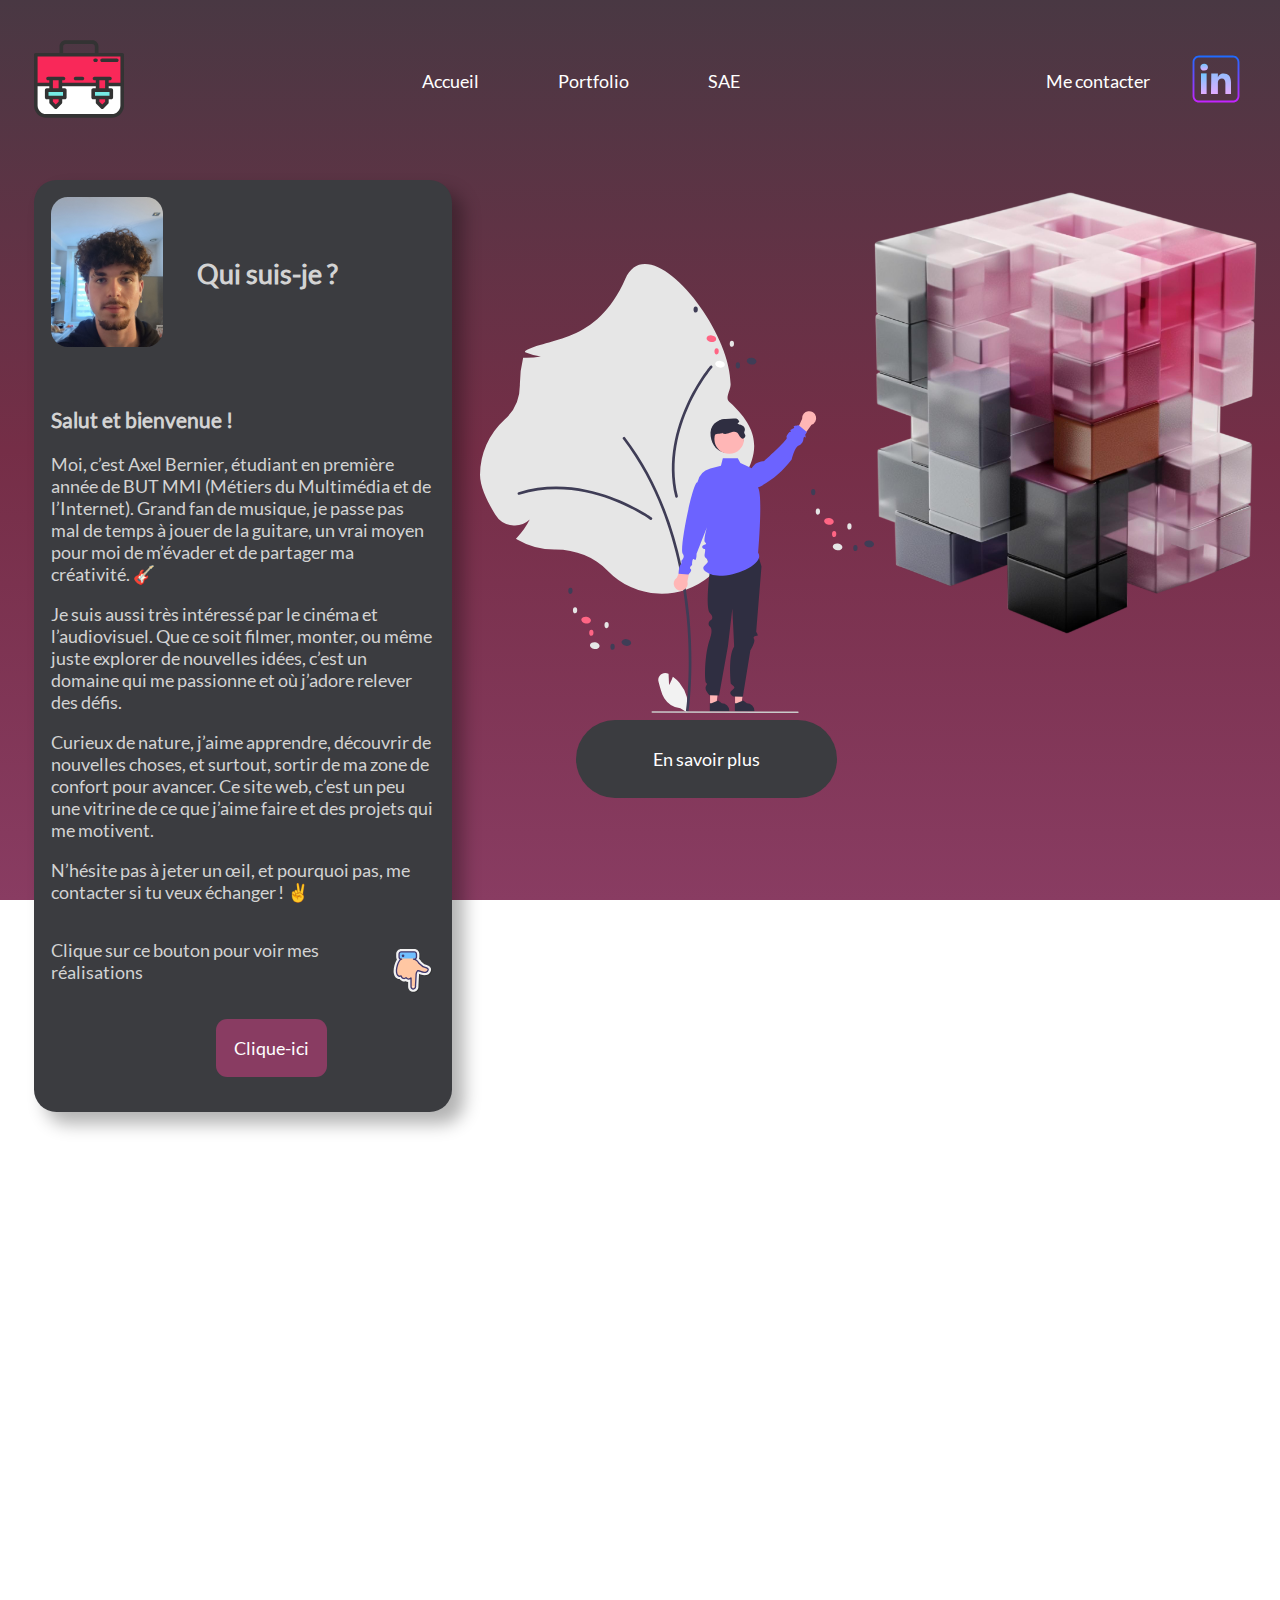
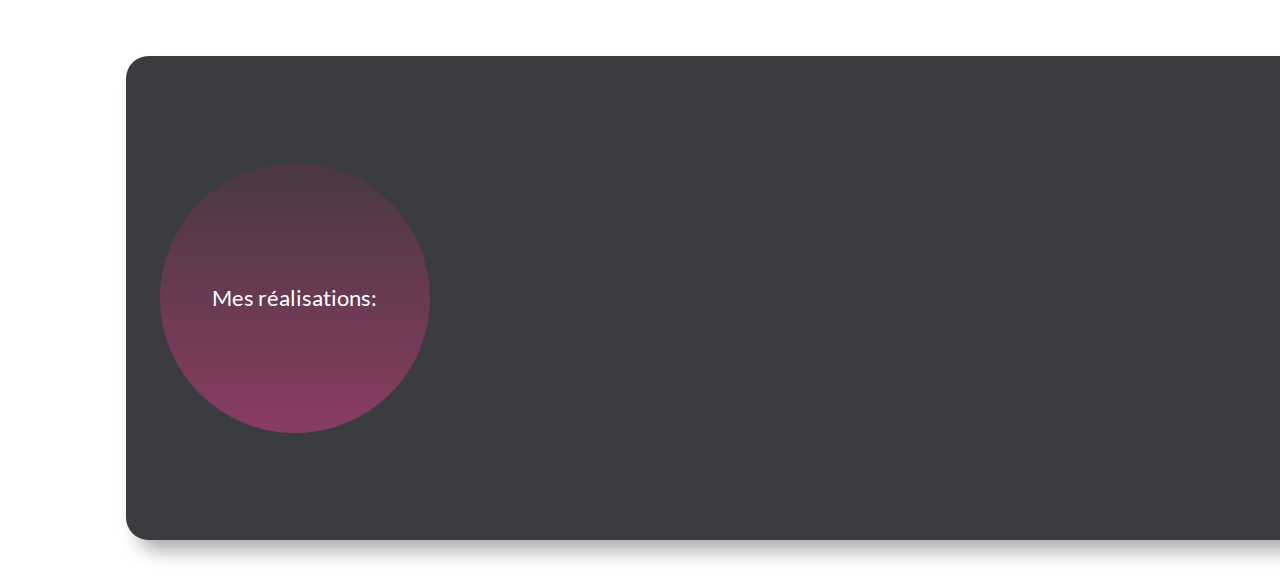
<file: index.html>
<!DOCTYPE html>
<html lang="en">

<head>
    <meta charset="UTF-8">
    <meta name="viewport" content="width=device-width, initial-scale=1.0">
    <title>Portfolio</title>
    <link rel="stylesheet" href="./style/style.css">
</head>

<body>

    <header>
        <div class="logo">
            <svg version="1.1" id="Layer_1" xmlns="http://www.w3.org/2000/svg"
                xmlns:xlink="http://www.w3.org/1999/xlink" viewBox="0 0 512 512" xml:space="preserve" fill="#000000">
                <g id="SVGRepo_bgCarrier" stroke-width="0"></g>
                <g id="SVGRepo_tracerCarrier" stroke-linecap="round" stroke-linejoin="round"></g>
                <g id="SVGRepo_iconCarrier">
                    <rect x="10.199" y="117.607" style="fill:#F92859;" width="491.602" height="169.378"></rect>
                    <path style="fill:#FFFFFF;"
                        d="M501.801,286.983H10.199v119.217c0,32.835,26.618,59.453,59.453,59.453h372.695 c32.835,0,59.453-26.618,59.453-59.453L501.801,286.983L501.801,286.983z">
                    </path>
                    <polygon style="fill:#F92859;"
                        points="150.335,389.439 123.805,416.081 97.274,389.439 97.274,252.902 150.335,252.902 ">
                    </polygon>
                    <rect x="72.298" y="319.5" style="fill:#75EBE5;" width="103.012" height="42.153"></rect>
                    <polygon style="fill:#F92859;"
                        points="414.726,389.439 388.196,416.081 361.665,389.439 361.665,252.902 414.726,252.902 ">
                    </polygon>
                    <rect x="336.686" y="319.5" style="fill:#75EBE5;" width="103.012" height="42.153"></rect>
                    <g>
                        <path style="fill:#333333;"
                            d="M512,117.608c0-5.632-4.566-10.199-10.199-10.199H366.619V70.633 c0-19.015-15.47-34.486-34.486-34.486H179.868c-19.015,0-34.486,15.47-34.486,34.486v36.776H10.199 C4.566,107.409,0,111.976,0,117.608v288.593c0,38.406,31.246,69.652,69.652,69.652h372.695c38.406,0,69.652-31.246,69.652-69.652 L512,117.608L512,117.608z M165.781,70.633c0-7.767,6.319-14.087,14.087-14.087h152.265c7.768,0,14.087,6.319,14.087,14.087v36.776 H165.781V70.633z M79.79,242.702c-5.633,0-10.199,4.567-10.199,10.199s4.566,10.199,10.199,10.199h7.284v13.683H20.398V127.807 h471.203v148.977h-66.676v-13.683h7.284c5.633,0,10.199-4.567,10.199-10.199s-4.566-10.199-10.199-10.199h-88.028 c-5.633,0-10.199,4.567-10.199,10.199s4.566,10.199,10.199,10.199h7.284v13.683H160.534v-13.683h7.284 c5.633,0,10.199-4.567,10.199-10.199s-4.566-10.199-10.199-10.199L79.79,242.702L79.79,242.702z M371.864,371.857h32.663v13.37 l-16.331,16.399l-16.332-16.399V371.857z M346.887,351.458v-21.754h82.616v21.754H346.887z M371.864,309.306v-46.205h32.663v46.205 H371.864z M107.473,371.857h32.663v13.37l-16.332,16.399l-16.332-16.399v-13.37H107.473z M82.497,351.458v-21.754h82.616v21.754 H82.497z M107.473,309.306v-46.205h32.663v46.205H107.473z M442.348,455.455H69.652c-27.158,0-49.254-22.096-49.254-49.254V297.182 h66.676v12.124H72.298c-5.633,0-10.199,4.567-10.199,10.199v42.152c0,5.632,4.566,10.199,10.199,10.199h14.777v17.582 c0,2.698,1.069,5.286,2.972,7.198l26.531,26.641c1.914,1.922,4.515,3.002,7.227,3.002c2.712,0,5.313-1.081,7.227-3.002 l26.531-26.641c1.903-1.911,2.972-4.5,2.972-7.198v-17.582h14.777c5.633,0,10.199-4.567,10.199-10.199v-42.152 c0-5.632-4.566-10.199-10.199-10.199h-14.777v-12.124h190.931v12.124h-14.778c-5.633,0-10.199,4.567-10.199,10.199v42.152 c0,5.632,4.566,10.199,10.199,10.199h14.778v17.582c0,2.698,1.069,5.286,2.972,7.198l26.531,26.641 c1.914,1.922,4.515,3.002,7.227,3.002c2.713,0,5.313-1.081,7.227-3.002l26.53-26.641c1.903-1.911,2.972-4.5,2.972-7.198v-17.582 h14.778c5.633,0,10.199-4.567,10.199-10.199v-42.152c0-5.632-4.566-10.199-10.199-10.199h-14.778v-12.124h66.675v109.018 C491.602,433.359,469.506,455.455,442.348,455.455z">
                        </path>
                        <path style="fill:#333333;"
                            d="M236.514,263.101h38.971c5.633,0,10.199-4.567,10.199-10.199s-4.566-10.199-10.199-10.199h-38.971 c-5.633,0-10.199,4.567-10.199,10.199S230.881,263.101,236.514,263.101z">
                        </path>
                        <path style="fill:#333333;"
                            d="M347.657,159.108h5.1c5.633,0,10.199-4.567,10.199-10.199s-4.566-10.199-10.199-10.199h-5.1 c-5.633,0-10.199,4.567-10.199,10.199S342.024,159.108,347.657,159.108z">
                        </path>
                        <path style="fill:#333333;"
                            d="M387.434,159.108h83.633c5.633,0,10.199-4.567,10.199-10.199s-4.566-10.199-10.199-10.199h-83.633 c-5.633,0-10.199,4.567-10.199,10.199S381.801,159.108,387.434,159.108z">
                        </path>
                    </g>
                </g>
            </svg>
        </div>
        <div class="nav">
            <div class="div-nav">
                <a href="index.html">Accueil</a>
            </div>
            <div class="div-nav">
                <a href="page/portfolio.html">Portfolio</a>
            </div>
            <div class="div-nav">
                <a href="page/SAE.html">SAE</a>
            </div>
        </div>

        <div class="linkedin">
            <div>
                <a href="mailto:axelbernier330@gmail.com?subject=HTML link" target="_blank">Me contacter</a>
            </div>
            <a href="https://www.linkedin.com/in/axel-bernier-94533b328/" class="linkedinprofil" target="_blank">
                <svg xmlns="http://www.w3.org/2000/svg" x="0px" y="0px" width="60" height="60" viewBox="0 0 64 64">
                    <linearGradient id="SUJNhpmDQDF27Y3OfwgfYa_44019_gr1" x1="19" x2="19" y1="24.858" y2="49.041"
                        gradientUnits="userSpaceOnUse" spreadMethod="reflect">
                        <stop offset="0" stop-color="#6dc7ff"></stop>
                        <stop offset="1" stop-color="#e6abff"></stop>
                    </linearGradient>
                    <path fill="url(#SUJNhpmDQDF27Y3OfwgfYa_44019_gr1)" fill-rule="evenodd"
                        d="M22 48L22 26 16 26 16 48 22 48z" clip-rule="evenodd"></path>
                    <linearGradient id="SUJNhpmDQDF27Y3OfwgfYb_44019_gr2" x1="19.382" x2="19.382" y1="15.423"
                        y2="23.341" gradientUnits="userSpaceOnUse" spreadMethod="reflect">
                        <stop offset="0" stop-color="#6dc7ff"></stop>
                        <stop offset="1" stop-color="#e6abff"></stop>
                    </linearGradient>
                    <path fill="url(#SUJNhpmDQDF27Y3OfwgfYb_44019_gr2)" fill-rule="evenodd"
                        d="M19.358,23c2.512,0,4.076-1.474,4.076-3.554 c-0.047-2.126-1.564-3.649-4.028-3.649c-2.465,0-4.076,1.475-4.076,3.601c0,2.08,1.563,3.602,3.981,3.602H19.358L19.358,23z"
                        clip-rule="evenodd"></path>
                    <linearGradient id="SUJNhpmDQDF27Y3OfwgfYc_44019_gr3" x1="37.386" x2="37.386" y1="14.125"
                        y2="49.525" gradientUnits="userSpaceOnUse" spreadMethod="reflect">
                        <stop offset="0" stop-color="#6dc7ff"></stop>
                        <stop offset="1" stop-color="#e6abff"></stop>
                    </linearGradient>
                    <path fill="url(#SUJNhpmDQDF27Y3OfwgfYc_44019_gr3)" fill-rule="evenodd"
                        d="M26.946,48H34V35.911c0-0.648,0.122-1.295,0.313-1.758 c0.52-1.295,1.877-2.635,3.867-2.635c2.607,0,3.821,1.988,3.821,4.901V48h6V35.588c0-6.657-3.085-9.498-7.826-9.498 c-3.886,0-5.124,1.91-6.072,3.91H34v-4h-7.054c0.095,2-0.175,22-0.175,22H26.946z"
                        clip-rule="evenodd"></path>
                    <linearGradient id="SUJNhpmDQDF27Y3OfwgfYd_44019_gr4" x1="32" x2="32" y1="6.5" y2="57.5"
                        gradientUnits="userSpaceOnUse" spreadMethod="reflect">
                        <stop offset="0" stop-color="#1a6dff"></stop>
                        <stop offset="1" stop-color="#c822ff"></stop>
                    </linearGradient>
                    <path fill="url(#SUJNhpmDQDF27Y3OfwgfYd_44019_gr4)"
                        d="M50,57H14c-3.859,0-7-3.141-7-7V14c0-3.859,3.141-7,7-7h36c3.859,0,7,3.141,7,7v36 C57,53.859,53.859,57,50,57z M14,9c-2.757,0-5,2.243-5,5v36c0,2.757,2.243,5,5,5h36c2.757,0,5-2.243,5-5V14c0-2.757-2.243-5-5-5H14z">
                    </path>
                </svg>
            </a>
        </div>
    </header>

    <main>
        <div class="info"> <!--Div contenat le texte de présentation-->
            <div class="flex">
                <div class="profil">
                    <img src="./img/20240902_193548.jpg" alt="Photo de profil">
                </div>
                <div class="titre">
                    <h2>Qui suis-je ?</h2>
                </div>
            </div>
            <div class="présentation">
                <h3>Salut et bienvenue !</h3>

                <p>Moi, c’est <strong>Axel Bernier</strong>, étudiant en première année de <strong>BUT MMI</strong>
                    (Métiers du
                    Multimédia
                    et de l’Internet). Grand fan de musique, je passe pas mal de temps à jouer de la guitare, un vrai
                    moyen
                    pour moi de m’évader et de partager ma créativité. 🎸</p>

                <p>Je suis aussi très intéressé par le cinéma et l’audiovisuel. Que ce soit filmer, monter, ou même
                    juste
                    explorer de nouvelles idées, c’est un domaine qui me passionne et où j’adore relever des défis.</p>

                <p> Curieux de nature, j’aime apprendre, découvrir de nouvelles choses, et surtout, sortir de ma zone de
                    confort pour avancer. Ce site web, c’est un peu une vitrine de ce que j’aime faire et des projets
                    qui
                    me motivent.</p>
                <p> N’hésite pas à jeter un œil, et pourquoi pas, me contacter si tu veux échanger ! ✌️</p>
                <div class="first-button">
                    <p><strong>Clique sur ce bouton pour voir mes réalisations</strong></p>
                    <svg xmlns="http://www.w3.org/2000/svg" x="0px" y="0px" width="50" height="50" viewBox="0 0 100 100"
                        class="main-svg">
                        <path fill="#1d1d1b"
                            d="M10.129,52.23c0-7.755,2.733-19.138,7.281-26.244	c-0.952-1.69-1.472-3.619-1.472-5.626v-6.49c0.001-6.341,5.16-11.5,11.501-11.5h29.1c6.341,0,11.5,5.159,11.5,11.5v6.49	c0,1.413-0.268,2.803-0.768,4.103C69,28,70,29,72.65,30.919l6.754,5.626l5.195,1.732c2.879,0.959,7.7,2.564,9.348,7.356	c0.324,0.959,0.483,1.935,0.483,2.926c0,2.164-0.729,4.312-2.231,6.564c-1.848,2.762-5.22,6.426-13.19,6.426	c-4.074,0-7.664-1.42-10.549-2.561c-0.291-0.114-0.621-0.243-0.956-0.372c-0.198,1.037-0.375,2.607-0.375,4.923	c0,0.188-0.009,0.371-0.025,0.55l-0.06,1.183c-0.209,4.082-0.794,15.549-1.12,22.628c-0.136,2.982-1.399,5.765-3.557,7.831	c-2.18,2.068-5.011,3.198-7.988,3.198c-6.38,0-11.57-5.186-11.57-11.56v-10.8c-1.987-0.139-3.883-0.722-5.613-1.716	c-2.348,0.754-4.791,0.817-7.121,0.157c-2.648-0.748-4.983-2.406-6.794-4.786c-1.404-0.067-2.808-0.385-4.144-0.951	c-2.827-1.212-7.704-4.556-8.8-13.42C10.198,54.766,10.129,53.574,10.129,52.23z"
                            opacity=".35"></path>
                        <path fill="#f2f2f2"
                            d="M8.129,50.23c0-7.755,2.733-19.138,7.281-26.244c-0.952-1.69-1.472-3.619-1.472-5.626v-6.49	c0.001-6.341,5.16-11.5,11.501-11.5h29.1c6.341,0,11.5,5.159,11.5,11.5v6.49c0,1.413-0.268,2.803-0.768,4.103	c2.557,2.395,4.418,4.987,5.379,6.456l6.754,5.626l5.195,1.732c2.879,0.959,7.7,2.564,9.348,7.356	c0.324,0.959,0.483,1.935,0.483,2.926c0,2.164-0.729,4.312-2.231,6.564c-1.848,2.762-5.22,6.426-13.19,6.426	c-4.074,0-7.664-1.42-10.549-2.561c-0.291-0.114-0.621-0.243-0.956-0.372c-0.198,1.037-0.375,2.607-0.375,4.923	c0,0.188-0.009,0.371-0.025,0.55l-0.06,1.183c-0.209,4.082-0.794,15.549-1.12,22.628c-0.136,2.982-1.399,5.765-3.557,7.831	c-2.18,2.068-5.011,3.198-7.988,3.198c-6.38,0-11.57-5.186-11.57-11.56v-10.8c-1.987-0.139-3.883-0.722-5.613-1.716	c-2.348,0.754-4.791,0.817-7.121,0.157c-2.648-0.748-4.983-2.406-6.794-4.786c-1.404-0.067-2.808-0.385-4.144-0.951	c-2.827-1.212-7.704-4.556-8.8-13.42C8.198,52.766,8.129,51.574,8.129,50.23z">
                        </path>
                        <path fill="#ffc7a3"
                            d="M57.433,85.601c0.397-8.74,1.194-24.061,1.194-24.061c0-7.071,1.414-9.9,2.829-11.314	c2.828-2.828,9.192,2.828,15.556,2.828c4.95,0,6.669-1.871,7.778-3.536c2.828-4.243,0-5.657-4.243-7.071l-6.364-2.121l-8.485-7.071	c0,0-5.761-9.899-12.832-9.899h1.669c2.761,0,5-2.239,5-5V11.87c0-2.761-2.239-5-5-5H25.443c-2.761,0-5,2.239-5,5v6.485	c0,2.761,2.239,5,5,5H26.1c-6.364,0-12.523,19.873-11.314,29.698c1.069,8.681,7.071,9.899,9.9,7.778	c2.121,6.364,7.071,7.778,11.314,4.243c3.951,4.939,9.192,2.828,11.314,0.707V85.37c0,2.796,2.266,5.062,5.062,5.062	C55.082,90.432,57.31,88.304,57.433,85.601z">
                        </path>
                        <path fill="#70bfff"
                            d="M20.866,18.87v-9c0-1.657,1.343-3,3-3h32c1.657,0,3,1.343,3,3v9c0,1.657-1.343,3-3,3h-32	C22.209,21.87,20.866,20.527,20.866,18.87z">
                        </path>
                        <circle cx="29.366" cy="15.87" r="3" fill="#40396e"></circle>
                        <path fill="#ffe8d9"
                            d="M54.929,84.896c0,1.366-1.122,2.474-2.506,2.474s-2.506-1.108-2.506-2.475	S54.929,83.529,54.929,84.896z">
                        </path>
                        <path fill="#40396e"
                            d="M13.127,50.229c0-8.642,3.659-20.687,8.099-25.705c0.227-0.257,0.455-0.495,0.685-0.715	c-1.784-1.16-2.967-3.172-2.967-5.454V11.87c0-3.584,2.916-6.5,6.5-6.5h29.091c3.584,0,6.5,2.916,6.5,6.5v6.485	c0,2.107-1.008,3.984-2.567,5.173c4.476,2.635,7.674,7.574,8.386,8.736l8.073,6.728l6.096,2.032c2.819,0.939,5.414,1.971,6.192,4.24	c0.506,1.477,0.121,3.14-1.177,5.086c-1.386,2.078-3.542,4.203-9.026,4.203c-3.108,0-6.086-1.175-8.713-2.21	c-2.522-0.995-4.904-1.935-5.782-1.058c-1.586,1.585-2.39,5.034-2.39,10.253c0,0.026-0.003,0.091-0.004,0.116	c-0.083,1.59-0.817,15.771-1.192,24.014l0,0c-0.159,3.513-3.039,6.264-6.555,6.264c-3.618,0-6.563-2.944-6.563-6.562V68.628	c-1.295,0.629-2.856,1.053-4.525,0.961c-2.031-0.112-3.907-0.974-5.491-2.509c-2.063,1.315-4.28,1.715-6.358,1.124	c-2.336-0.665-4.265-2.52-5.542-5.291c-1.504,0.501-3.224,0.432-4.808-0.243c-1.824-0.776-5.003-3.035-5.791-9.433	C13.182,52.299,13.127,51.289,13.127,50.229z M27.601,23.355c0,0.828-0.672,1.5-1.5,1.5c-0.962,0-1.96,0.9-2.628,1.656	c-4.368,4.938-8.135,18.74-7.198,26.358c0.604,4.905,2.759,6.516,3.989,7.04c1.222,0.52,2.604,0.41,3.523-0.278	c0.386-0.289,0.887-0.375,1.347-0.231s0.823,0.5,0.976,0.957c0.897,2.693,2.371,4.455,4.15,4.961c1.492,0.425,3.19-0.071,4.78-1.396	c0.31-0.258,0.71-0.381,1.11-0.34c0.401,0.04,0.77,0.24,1.021,0.555c1.232,1.54,2.674,2.366,4.283,2.456	c1.916,0.105,3.791-0.864,4.799-1.872c0.429-0.429,1.074-0.558,1.635-0.325s0.926,0.779,0.926,1.386V85.37	c0,1.965,1.598,3.562,3.563,3.562c1.908,0,3.472-1.493,3.559-3.4c0.375-8.252,1.109-22.441,1.192-24.032	c0-6.175,1.039-10.106,3.269-12.335c2.269-2.269,5.54-0.979,9.004,0.388c2.378,0.938,5.073,2.001,7.612,2.001	c4.262,0,5.605-1.48,6.53-2.867c0.713-1.07,1.009-1.94,0.836-2.448c-0.362-1.054-3.024-1.941-4.305-2.368L73.71,41.75	c-0.177-0.059-0.342-0.15-0.485-0.271l-8.485-7.071c-0.134-0.111-0.248-0.246-0.336-0.396c-0.054-0.092-5.419-9.155-11.536-9.155	c-0.828,0-1.5-0.672-1.5-1.5s0.672-1.5,1.5-1.5h1.669c1.93,0,3.5-1.57,3.5-3.5V11.87c0-1.93-1.57-3.5-3.5-3.5H25.445	c-1.93,0-3.5,1.57-3.5,3.5v6.485c0,1.93,1.57,3.5,3.5,3.5h0.657C26.929,21.855,27.601,22.527,27.601,23.355z">
                        </path>
                    </svg>
                </div>
                <div class="flex-crea">
                    <a href="#section1" class="bouton-crea"> Clique-ici</a>
                </div>
            </div>
        </div>
        <div class="content-image">
            <div class="element-image">
                <div class="welcome">
                    <img src="./img/undraw_welcoming_42an.svg" alt="Homme qui s'allue">
                </div>
                <div class="cube">
                    <img src="./img/3d-blocks-blocks-composition-43.png" alt="Cube en 3d violet, blanc et noir">
                </div>
            </div>
        </div>
    </main>

    <div class="bouton-sae">
        <div class="div-bouton">
            <a href="../page/SAE.html" class="bouton">En savoir plus</a>
        </div>
    </div>

    <footer> <!-- Contient tous mes projets personnel (photos, vidéos...)-->
        <div class="flex-projet">
            <div class="projet" id="section1">
                <div class="cercle">
                    <span>Mes réalisations:</span>
                </div>
                <div class="yt-video">

                    <iframe width="560" height="315" src="https://www.youtube.com/embed/0MgOebMWyek?si=-zLgsekVI-2hx0G6"
                        title="YouTube video player" frameborder="0"
                        allow="accelerometer; autoplay; clipboard-write; encrypted-media; gyroscope; picture-in-picture; web-share"
                        referrerpolicy="strict-origin-when-cross-origin" allowfullscreen></iframe>

                    <iframe width="560" height="315" src="https://www.youtube.com/embed/tkv4VfBnQeM?si=J6faDiqmBmqaLXuq"
                        title="YouTube video player" frameborder="0"
                        allow="accelerometer; autoplay; clipboard-write; encrypted-media; gyroscope; picture-in-picture; web-share"
                        referrerpolicy="strict-origin-when-cross-origin" allowfullscreen></iframe>
                </div>
            </div>
        </div>
    </footer>

</body>

</html>
</file>
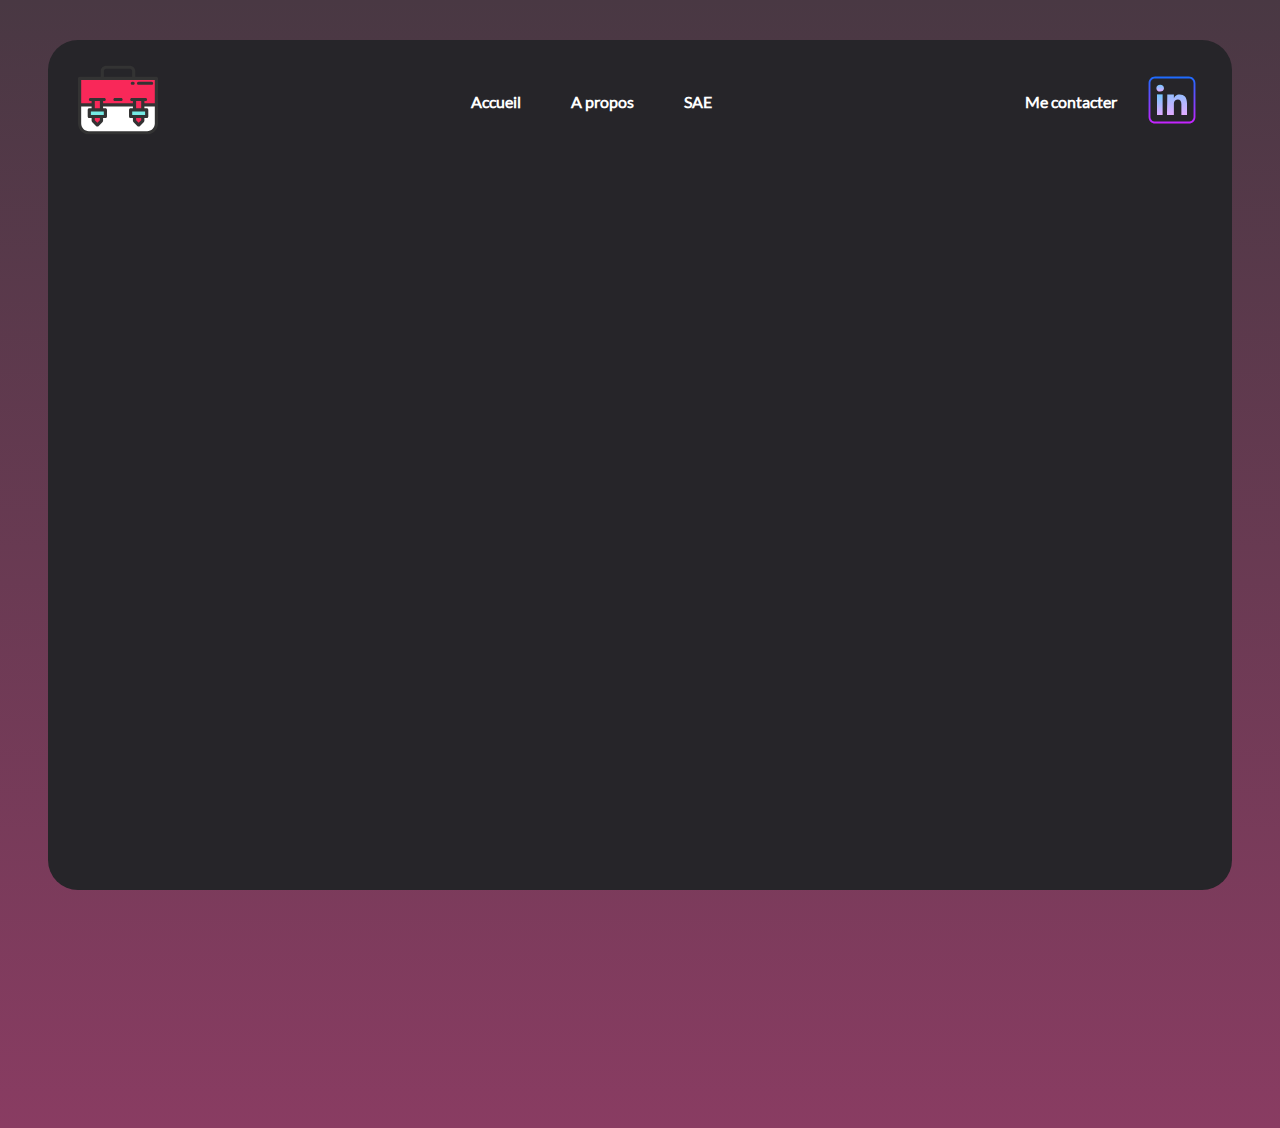
<file: page/apropos.html>
<!DOCTYPE html>
<html lang="en">

<head>
    <meta charset="UTF-8">
    <meta name="viewport" content="width=device-width, initial-scale=1.0">
    <title>A propos</title>
    <link rel="stylesheet" href="../style/apropos.css">
</head>

<body>
    <div class="home">
        <header>
            <div class="logo">
                <svg version="1.1" id="Layer_1" xmlns="http://www.w3.org/2000/svg"
                    xmlns:xlink="http://www.w3.org/1999/xlink" viewBox="0 0 512 512" xml:space="preserve"
                    fill="#000000">
                    <g id="SVGRepo_bgCarrier" stroke-width="0"></g>
                    <g id="SVGRepo_tracerCarrier" stroke-linecap="round" stroke-linejoin="round"></g>
                    <g id="SVGRepo_iconCarrier">
                        <rect x="10.199" y="117.607" style="fill:#F92859;" width="491.602" height="169.378"></rect>
                        <path style="fill:#FFFFFF;"
                            d="M501.801,286.983H10.199v119.217c0,32.835,26.618,59.453,59.453,59.453h372.695 c32.835,0,59.453-26.618,59.453-59.453L501.801,286.983L501.801,286.983z">
                        </path>
                        <polygon style="fill:#F92859;"
                            points="150.335,389.439 123.805,416.081 97.274,389.439 97.274,252.902 150.335,252.902 ">
                        </polygon>
                        <rect x="72.298" y="319.5" style="fill:#75EBE5;" width="103.012" height="42.153"></rect>
                        <polygon style="fill:#F92859;"
                            points="414.726,389.439 388.196,416.081 361.665,389.439 361.665,252.902 414.726,252.902 ">
                        </polygon>
                        <rect x="336.686" y="319.5" style="fill:#75EBE5;" width="103.012" height="42.153"></rect>
                        <g>
                            <path style="fill:#333333;"
                                d="M512,117.608c0-5.632-4.566-10.199-10.199-10.199H366.619V70.633 c0-19.015-15.47-34.486-34.486-34.486H179.868c-19.015,0-34.486,15.47-34.486,34.486v36.776H10.199 C4.566,107.409,0,111.976,0,117.608v288.593c0,38.406,31.246,69.652,69.652,69.652h372.695c38.406,0,69.652-31.246,69.652-69.652 L512,117.608L512,117.608z M165.781,70.633c0-7.767,6.319-14.087,14.087-14.087h152.265c7.768,0,14.087,6.319,14.087,14.087v36.776 H165.781V70.633z M79.79,242.702c-5.633,0-10.199,4.567-10.199,10.199s4.566,10.199,10.199,10.199h7.284v13.683H20.398V127.807 h471.203v148.977h-66.676v-13.683h7.284c5.633,0,10.199-4.567,10.199-10.199s-4.566-10.199-10.199-10.199h-88.028 c-5.633,0-10.199,4.567-10.199,10.199s4.566,10.199,10.199,10.199h7.284v13.683H160.534v-13.683h7.284 c5.633,0,10.199-4.567,10.199-10.199s-4.566-10.199-10.199-10.199L79.79,242.702L79.79,242.702z M371.864,371.857h32.663v13.37 l-16.331,16.399l-16.332-16.399V371.857z M346.887,351.458v-21.754h82.616v21.754H346.887z M371.864,309.306v-46.205h32.663v46.205 H371.864z M107.473,371.857h32.663v13.37l-16.332,16.399l-16.332-16.399v-13.37H107.473z M82.497,351.458v-21.754h82.616v21.754 H82.497z M107.473,309.306v-46.205h32.663v46.205H107.473z M442.348,455.455H69.652c-27.158,0-49.254-22.096-49.254-49.254V297.182 h66.676v12.124H72.298c-5.633,0-10.199,4.567-10.199,10.199v42.152c0,5.632,4.566,10.199,10.199,10.199h14.777v17.582 c0,2.698,1.069,5.286,2.972,7.198l26.531,26.641c1.914,1.922,4.515,3.002,7.227,3.002c2.712,0,5.313-1.081,7.227-3.002 l26.531-26.641c1.903-1.911,2.972-4.5,2.972-7.198v-17.582h14.777c5.633,0,10.199-4.567,10.199-10.199v-42.152 c0-5.632-4.566-10.199-10.199-10.199h-14.777v-12.124h190.931v12.124h-14.778c-5.633,0-10.199,4.567-10.199,10.199v42.152 c0,5.632,4.566,10.199,10.199,10.199h14.778v17.582c0,2.698,1.069,5.286,2.972,7.198l26.531,26.641 c1.914,1.922,4.515,3.002,7.227,3.002c2.713,0,5.313-1.081,7.227-3.002l26.53-26.641c1.903-1.911,2.972-4.5,2.972-7.198v-17.582 h14.778c5.633,0,10.199-4.567,10.199-10.199v-42.152c0-5.632-4.566-10.199-10.199-10.199h-14.778v-12.124h66.675v109.018 C491.602,433.359,469.506,455.455,442.348,455.455z">
                            </path>
                            <path style="fill:#333333;"
                                d="M236.514,263.101h38.971c5.633,0,10.199-4.567,10.199-10.199s-4.566-10.199-10.199-10.199h-38.971 c-5.633,0-10.199,4.567-10.199,10.199S230.881,263.101,236.514,263.101z">
                            </path>
                            <path style="fill:#333333;"
                                d="M347.657,159.108h5.1c5.633,0,10.199-4.567,10.199-10.199s-4.566-10.199-10.199-10.199h-5.1 c-5.633,0-10.199,4.567-10.199,10.199S342.024,159.108,347.657,159.108z">
                            </path>
                            <path style="fill:#333333;"
                                d="M387.434,159.108h83.633c5.633,0,10.199-4.567,10.199-10.199s-4.566-10.199-10.199-10.199h-83.633 c-5.633,0-10.199,4.567-10.199,10.199S381.801,159.108,387.434,159.108z">
                            </path>
                        </g>
                    </g>
                </svg>
            </div>

            <div class="centre">
                <div class="div-centre">
                    <a href="../page/index.html">Accueil</a>
                </div>
                <div class="div-centre">
                    <a href="../page/apropos.html">A propos</a>
                </div>
                <div class="div-centre">
                    <a href="../page/SAE.html">SAE</a>
                </div>
            </div>

            <div class="linkedin">
                <div>
                    <a href="mailto:axelbernier330@gmail.com?subject=HTML link">Me contacter</a>
                </div>
                <a href="https://www.linkedin.com/in/axel-bernier-94533b328/" class="linkedinprofil" target="_blank">
                    <svg xmlns="http://www.w3.org/2000/svg" x="0px" y="0px" width="60" height="60" viewBox="0 0 64 64">
                        <linearGradient id="SUJNhpmDQDF27Y3OfwgfYa_44019_gr1" x1="19" x2="19" y1="24.858" y2="49.041"
                            gradientUnits="userSpaceOnUse" spreadMethod="reflect">
                            <stop offset="0" stop-color="#6dc7ff"></stop>
                            <stop offset="1" stop-color="#e6abff"></stop>
                        </linearGradient>
                        <path fill="url(#SUJNhpmDQDF27Y3OfwgfYa_44019_gr1)" fill-rule="evenodd"
                            d="M22 48L22 26 16 26 16 48 22 48z" clip-rule="evenodd"></path>
                        <linearGradient id="SUJNhpmDQDF27Y3OfwgfYb_44019_gr2" x1="19.382" x2="19.382" y1="15.423"
                            y2="23.341" gradientUnits="userSpaceOnUse" spreadMethod="reflect">
                            <stop offset="0" stop-color="#6dc7ff"></stop>
                            <stop offset="1" stop-color="#e6abff"></stop>
                        </linearGradient>
                        <path fill="url(#SUJNhpmDQDF27Y3OfwgfYb_44019_gr2)" fill-rule="evenodd"
                            d="M19.358,23c2.512,0,4.076-1.474,4.076-3.554 c-0.047-2.126-1.564-3.649-4.028-3.649c-2.465,0-4.076,1.475-4.076,3.601c0,2.08,1.563,3.602,3.981,3.602H19.358L19.358,23z"
                            clip-rule="evenodd"></path>
                        <linearGradient id="SUJNhpmDQDF27Y3OfwgfYc_44019_gr3" x1="37.386" x2="37.386" y1="14.125"
                            y2="49.525" gradientUnits="userSpaceOnUse" spreadMethod="reflect">
                            <stop offset="0" stop-color="#6dc7ff"></stop>
                            <stop offset="1" stop-color="#e6abff"></stop>
                        </linearGradient>
                        <path fill="url(#SUJNhpmDQDF27Y3OfwgfYc_44019_gr3)" fill-rule="evenodd"
                            d="M26.946,48H34V35.911c0-0.648,0.122-1.295,0.313-1.758 c0.52-1.295,1.877-2.635,3.867-2.635c2.607,0,3.821,1.988,3.821,4.901V48h6V35.588c0-6.657-3.085-9.498-7.826-9.498 c-3.886,0-5.124,1.91-6.072,3.91H34v-4h-7.054c0.095,2-0.175,22-0.175,22H26.946z"
                            clip-rule="evenodd"></path>
                        <linearGradient id="SUJNhpmDQDF27Y3OfwgfYd_44019_gr4" x1="32" x2="32" y1="6.5" y2="57.5"
                            gradientUnits="userSpaceOnUse" spreadMethod="reflect">
                            <stop offset="0" stop-color="#1a6dff"></stop>
                            <stop offset="1" stop-color="#c822ff"></stop>
                        </linearGradient>
                        <path fill="url(#SUJNhpmDQDF27Y3OfwgfYd_44019_gr4)"
                            d="M50,57H14c-3.859,0-7-3.141-7-7V14c0-3.859,3.141-7,7-7h36c3.859,0,7,3.141,7,7v36 C57,53.859,53.859,57,50,57z M14,9c-2.757,0-5,2.243-5,5v36c0,2.757,2.243,5,5,5h36c2.757,0,5-2.243,5-5V14c0-2.757-2.243-5-5-5H14z">
                        </path>
                    </svg>
                </a>
            </div>
        </header>
    </div>
</body>

</html>
</file>
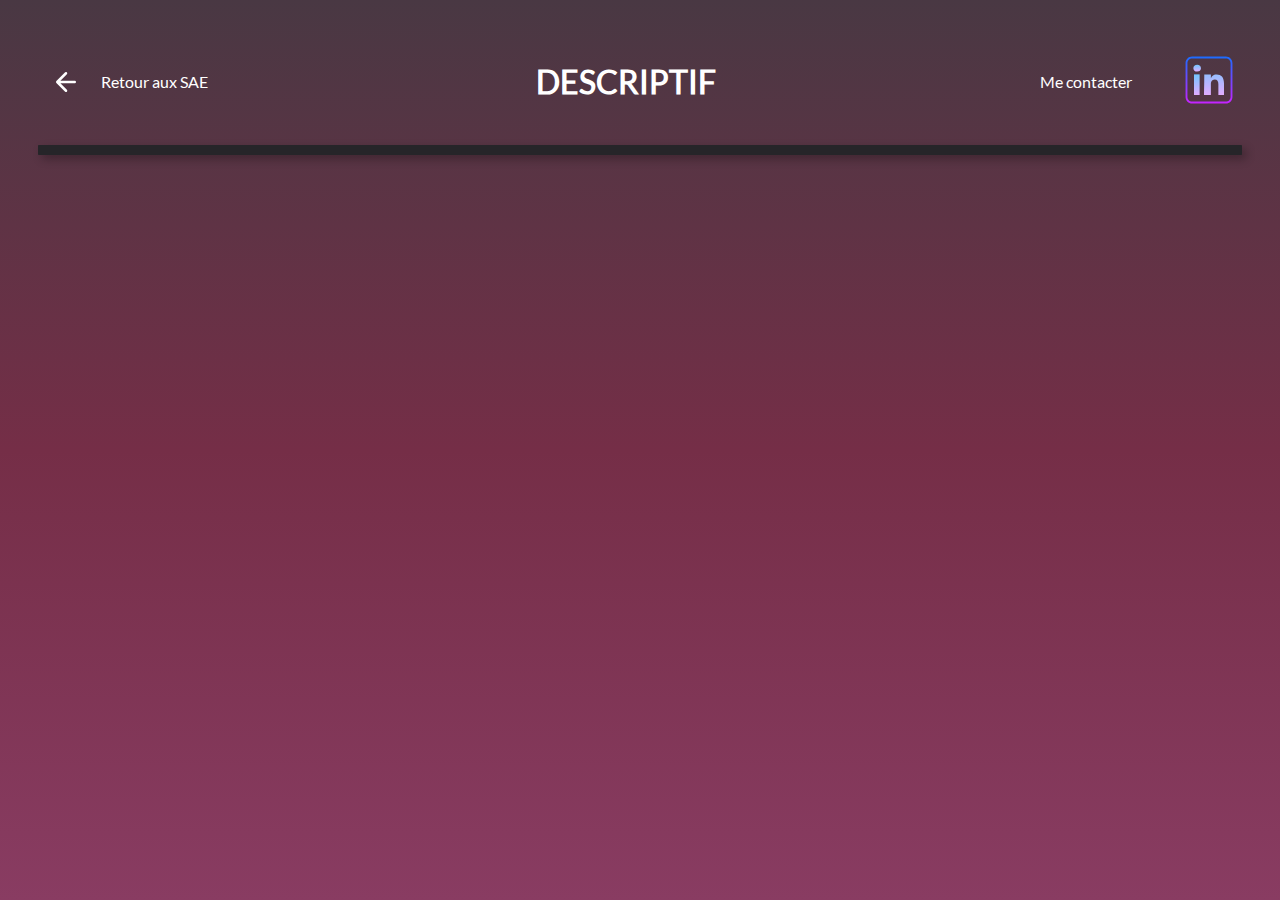
<file: page/descriptif.html>
<!DOCTYPE html>
<html lang="en">

<head>
    <meta charset="UTF-8">
    <meta name="viewport" content="width=device-width, initial-scale=1.0">
    <title>Descriptif des SAE</title>
    <link rel="stylesheet" href="../style/descriptif.css">
</head>

<body>
    <header>
        <a href="../page/SAE.html" class="retour">

            <svg xmlns="http://www.w3.org/2000/svg" width="30" height="30" viewBox="0 0 24 24" fill="none"
                stroke-width="2" stroke-linecap="round" stroke-linejoin="round" class="arrow">
                <path d="M19 12H6M12 5l-7 7 7 7" />
            </svg>
            <div>Retour aux SAE</div>
        </a>
        <h1>DESCRIPTIF</h1>

        <div class="linkedin">
            <div>
                <a href="mailto:axelbernier330@gmail.com?subject=HTML link">Me contacter</a>
            </div>

            <!--Contient Le logo Linkedin allant sur mon profil-->
            <a href="https://www.linkedin.com/in/axel-bernier-94533b328/" class="linkedinprofil" target="_blank">
                <svg xmlns="http://www.w3.org/2000/svg" x="0px" y="0px" width="60" height="60" viewBox="0 0 64 64">
                    <linearGradient id="SUJNhpmDQDF27Y3OfwgfYa_44019_gr1" x1="19" x2="19" y1="24.858" y2="49.041"
                        gradientUnits="userSpaceOnUse" spreadMethod="reflect">
                        <stop offset="0" stop-color="#6dc7ff"></stop>
                        <stop offset="1" stop-color="#e6abff"></stop>
                    </linearGradient>
                    <path fill="url(#SUJNhpmDQDF27Y3OfwgfYa_44019_gr1)" fill-rule="evenodd"
                        d="M22 48L22 26 16 26 16 48 22 48z" clip-rule="evenodd"></path>
                    <linearGradient id="SUJNhpmDQDF27Y3OfwgfYb_44019_gr2" x1="19.382" x2="19.382" y1="15.423"
                        y2="23.341" gradientUnits="userSpaceOnUse" spreadMethod="reflect">
                        <stop offset="0" stop-color="#6dc7ff"></stop>
                        <stop offset="1" stop-color="#e6abff"></stop>
                    </linearGradient>
                    <path fill="url(#SUJNhpmDQDF27Y3OfwgfYb_44019_gr2)" fill-rule="evenodd"
                        d="M19.358,23c2.512,0,4.076-1.474,4.076-3.554 c-0.047-2.126-1.564-3.649-4.028-3.649c-2.465,0-4.076,1.475-4.076,3.601c0,2.08,1.563,3.602,3.981,3.602H19.358L19.358,23z"
                        clip-rule="evenodd"></path>
                    <linearGradient id="SUJNhpmDQDF27Y3OfwgfYc_44019_gr3" x1="37.386" x2="37.386" y1="14.125"
                        y2="49.525" gradientUnits="userSpaceOnUse" spreadMethod="reflect">
                        <stop offset="0" stop-color="#6dc7ff"></stop>
                        <stop offset="1" stop-color="#e6abff"></stop>
                    </linearGradient>
                    <path fill="url(#SUJNhpmDQDF27Y3OfwgfYc_44019_gr3)" fill-rule="evenodd"
                        d="M26.946,48H34V35.911c0-0.648,0.122-1.295,0.313-1.758 c0.52-1.295,1.877-2.635,3.867-2.635c2.607,0,3.821,1.988,3.821,4.901V48h6V35.588c0-6.657-3.085-9.498-7.826-9.498 c-3.886,0-5.124,1.91-6.072,3.91H34v-4h-7.054c0.095,2-0.175,22-0.175,22H26.946z"
                        clip-rule="evenodd"></path>
                    <linearGradient id="SUJNhpmDQDF27Y3OfwgfYd_44019_gr4" x1="32" x2="32" y1="6.5" y2="57.5"
                        gradientUnits="userSpaceOnUse" spreadMethod="reflect">
                        <stop offset="0" stop-color="#1a6dff"></stop>
                        <stop offset="1" stop-color="#c822ff"></stop>
                    </linearGradient>
                    <path fill="url(#SUJNhpmDQDF27Y3OfwgfYd_44019_gr4)"
                        d="M50,57H14c-3.859,0-7-3.141-7-7V14c0-3.859,3.141-7,7-7h36c3.859,0,7,3.141,7,7v36 C57,53.859,53.859,57,50,57z M14,9c-2.757,0-5,2.243-5,5v36c0,2.757,2.243,5,5,5h36c2.757,0,5-2.243,5-5V14c0-2.757-2.243-5-5-5H14z">
                    </path>
                </svg>
            </a>

        </div>
    </header>

    <div class="home">

        <main>


        </main>
    </div>

    <script src="../js/dataSAE.js"></script>
    <script src="../js/descriptif.js"></script>
</body>

</html>
</file>
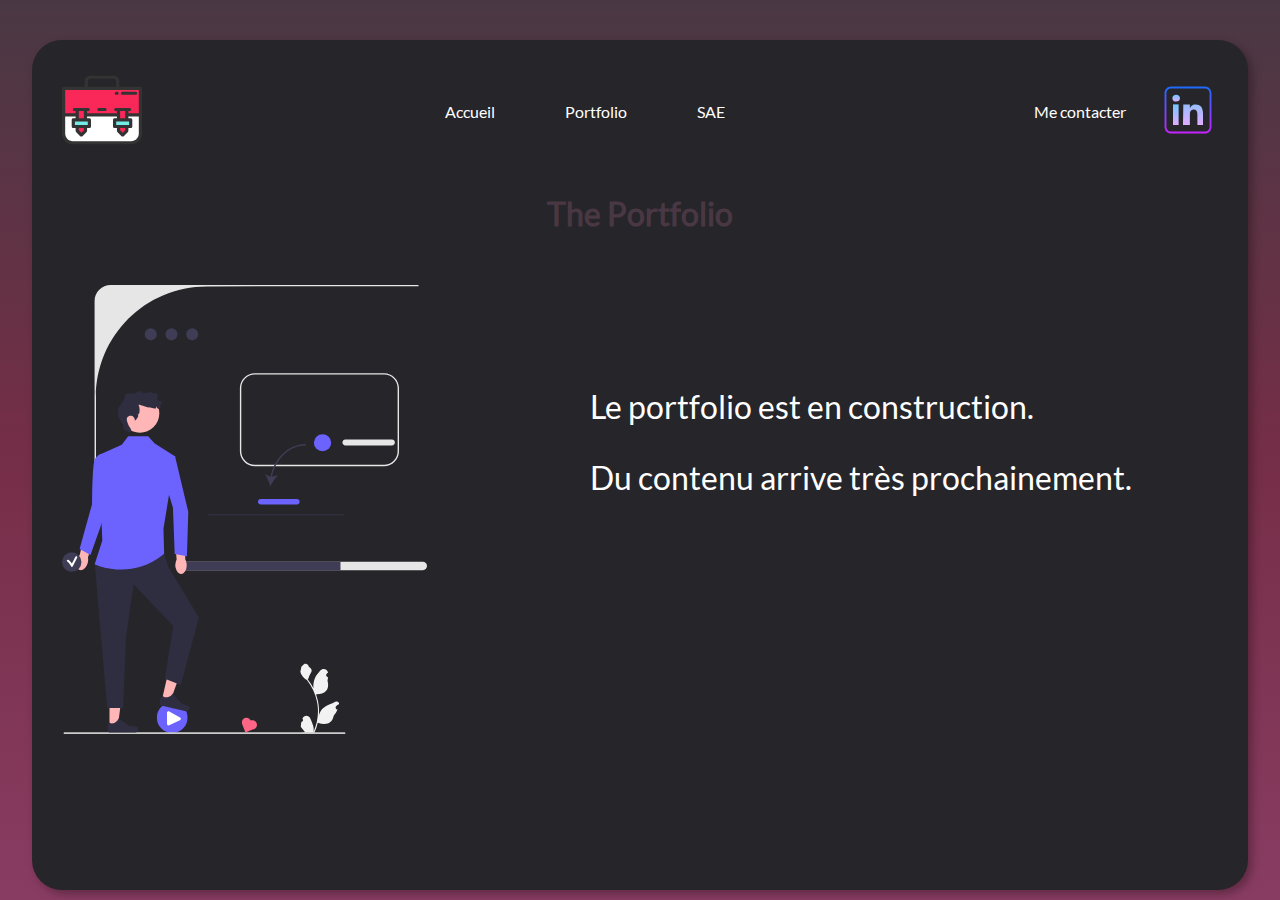
<file: page/portfolio.html>
<!DOCTYPE html>
<html lang="en">

<head>
    <meta charset="UTF-8">
    <meta name="viewport" content="width=device-width, initial-scale=1.0">
    <title>Portfolio</title>
    <link rel="stylesheet" href="../style/portfolio.css">
</head>

<body>
    <div class="flex-home">
        <div class="home">
            <header>
                <div class="logo">
                    <svg version="1.1" id="Layer_1" xmlns="http://www.w3.org/2000/svg"
                        xmlns:xlink="http://www.w3.org/1999/xlink" viewBox="0 0 512 512" xml:space="preserve"
                        fill="#000000">
                        <g id="SVGRepo_bgCarrier" stroke-width="0"></g>
                        <g id="SVGRepo_tracerCarrier" stroke-linecap="round" stroke-linejoin="round"></g>
                        <g id="SVGRepo_iconCarrier">
                            <rect x="10.199" y="117.607" style="fill:#F92859;" width="491.602" height="169.378"></rect>
                            <path style="fill:#FFFFFF;"
                                d="M501.801,286.983H10.199v119.217c0,32.835,26.618,59.453,59.453,59.453h372.695 c32.835,0,59.453-26.618,59.453-59.453L501.801,286.983L501.801,286.983z">
                            </path>
                            <polygon style="fill:#F92859;"
                                points="150.335,389.439 123.805,416.081 97.274,389.439 97.274,252.902 150.335,252.902 ">
                            </polygon>
                            <rect x="72.298" y="319.5" style="fill:#75EBE5;" width="103.012" height="42.153"></rect>
                            <polygon style="fill:#F92859;"
                                points="414.726,389.439 388.196,416.081 361.665,389.439 361.665,252.902 414.726,252.902 ">
                            </polygon>
                            <rect x="336.686" y="319.5" style="fill:#75EBE5;" width="103.012" height="42.153"></rect>
                            <g>
                                <path style="fill:#333333;"
                                    d="M512,117.608c0-5.632-4.566-10.199-10.199-10.199H366.619V70.633 c0-19.015-15.47-34.486-34.486-34.486H179.868c-19.015,0-34.486,15.47-34.486,34.486v36.776H10.199 C4.566,107.409,0,111.976,0,117.608v288.593c0,38.406,31.246,69.652,69.652,69.652h372.695c38.406,0,69.652-31.246,69.652-69.652 L512,117.608L512,117.608z M165.781,70.633c0-7.767,6.319-14.087,14.087-14.087h152.265c7.768,0,14.087,6.319,14.087,14.087v36.776 H165.781V70.633z M79.79,242.702c-5.633,0-10.199,4.567-10.199,10.199s4.566,10.199,10.199,10.199h7.284v13.683H20.398V127.807 h471.203v148.977h-66.676v-13.683h7.284c5.633,0,10.199-4.567,10.199-10.199s-4.566-10.199-10.199-10.199h-88.028 c-5.633,0-10.199,4.567-10.199,10.199s4.566,10.199,10.199,10.199h7.284v13.683H160.534v-13.683h7.284 c5.633,0,10.199-4.567,10.199-10.199s-4.566-10.199-10.199-10.199L79.79,242.702L79.79,242.702z M371.864,371.857h32.663v13.37 l-16.331,16.399l-16.332-16.399V371.857z M346.887,351.458v-21.754h82.616v21.754H346.887z M371.864,309.306v-46.205h32.663v46.205 H371.864z M107.473,371.857h32.663v13.37l-16.332,16.399l-16.332-16.399v-13.37H107.473z M82.497,351.458v-21.754h82.616v21.754 H82.497z M107.473,309.306v-46.205h32.663v46.205H107.473z M442.348,455.455H69.652c-27.158,0-49.254-22.096-49.254-49.254V297.182 h66.676v12.124H72.298c-5.633,0-10.199,4.567-10.199,10.199v42.152c0,5.632,4.566,10.199,10.199,10.199h14.777v17.582 c0,2.698,1.069,5.286,2.972,7.198l26.531,26.641c1.914,1.922,4.515,3.002,7.227,3.002c2.712,0,5.313-1.081,7.227-3.002 l26.531-26.641c1.903-1.911,2.972-4.5,2.972-7.198v-17.582h14.777c5.633,0,10.199-4.567,10.199-10.199v-42.152 c0-5.632-4.566-10.199-10.199-10.199h-14.777v-12.124h190.931v12.124h-14.778c-5.633,0-10.199,4.567-10.199,10.199v42.152 c0,5.632,4.566,10.199,10.199,10.199h14.778v17.582c0,2.698,1.069,5.286,2.972,7.198l26.531,26.641 c1.914,1.922,4.515,3.002,7.227,3.002c2.713,0,5.313-1.081,7.227-3.002l26.53-26.641c1.903-1.911,2.972-4.5,2.972-7.198v-17.582 h14.778c5.633,0,10.199-4.567,10.199-10.199v-42.152c0-5.632-4.566-10.199-10.199-10.199h-14.778v-12.124h66.675v109.018 C491.602,433.359,469.506,455.455,442.348,455.455z">
                                </path>
                                <path style="fill:#333333;"
                                    d="M236.514,263.101h38.971c5.633,0,10.199-4.567,10.199-10.199s-4.566-10.199-10.199-10.199h-38.971 c-5.633,0-10.199,4.567-10.199,10.199S230.881,263.101,236.514,263.101z">
                                </path>
                                <path style="fill:#333333;"
                                    d="M347.657,159.108h5.1c5.633,0,10.199-4.567,10.199-10.199s-4.566-10.199-10.199-10.199h-5.1 c-5.633,0-10.199,4.567-10.199,10.199S342.024,159.108,347.657,159.108z">
                                </path>
                                <path style="fill:#333333;"
                                    d="M387.434,159.108h83.633c5.633,0,10.199-4.567,10.199-10.199s-4.566-10.199-10.199-10.199h-83.633 c-5.633,0-10.199,4.567-10.199,10.199S381.801,159.108,387.434,159.108z">
                                </path>
                            </g>
                        </g>
                    </svg>
                </div>

                <div class="centre">
                    <div class="div-centre">
                        <a href="../index.html">Accueil</a>
                    </div>
                    <div class="div-centre">
                        <a href="../page/portfolio.html">Portfolio</a>
                    </div>
                    <div class="div-centre">
                        <a href="../page/SAE.html">SAE</a>
                    </div>
                </div>

                <div class="linkedin">
                    <div>
                        <a href="mailto:axelbernier330@gmail.com?subject=HTML link">Me contacter</a>
                    </div>
                    <a href="https://www.linkedin.com/in/axel-bernier-94533b328/" class="linkedinprofil"
                        target="_blank">
                        <svg xmlns="http://www.w3.org/2000/svg" x="0px" y="0px" width="60" height="60"
                            viewBox="0 0 64 64">
                            <linearGradient id="SUJNhpmDQDF27Y3OfwgfYa_44019_gr1" x1="19" x2="19" y1="24.858"
                                y2="49.041" gradientUnits="userSpaceOnUse" spreadMethod="reflect">
                                <stop offset="0" stop-color="#6dc7ff"></stop>
                                <stop offset="1" stop-color="#e6abff"></stop>
                            </linearGradient>
                            <path fill="url(#SUJNhpmDQDF27Y3OfwgfYa_44019_gr1)" fill-rule="evenodd"
                                d="M22 48L22 26 16 26 16 48 22 48z" clip-rule="evenodd"></path>
                            <linearGradient id="SUJNhpmDQDF27Y3OfwgfYb_44019_gr2" x1="19.382" x2="19.382" y1="15.423"
                                y2="23.341" gradientUnits="userSpaceOnUse" spreadMethod="reflect">
                                <stop offset="0" stop-color="#6dc7ff"></stop>
                                <stop offset="1" stop-color="#e6abff"></stop>
                            </linearGradient>
                            <path fill="url(#SUJNhpmDQDF27Y3OfwgfYb_44019_gr2)" fill-rule="evenodd"
                                d="M19.358,23c2.512,0,4.076-1.474,4.076-3.554 c-0.047-2.126-1.564-3.649-4.028-3.649c-2.465,0-4.076,1.475-4.076,3.601c0,2.08,1.563,3.602,3.981,3.602H19.358L19.358,23z"
                                clip-rule="evenodd"></path>
                            <linearGradient id="SUJNhpmDQDF27Y3OfwgfYc_44019_gr3" x1="37.386" x2="37.386" y1="14.125"
                                y2="49.525" gradientUnits="userSpaceOnUse" spreadMethod="reflect">
                                <stop offset="0" stop-color="#6dc7ff"></stop>
                                <stop offset="1" stop-color="#e6abff"></stop>
                            </linearGradient>
                            <path fill="url(#SUJNhpmDQDF27Y3OfwgfYc_44019_gr3)" fill-rule="evenodd"
                                d="M26.946,48H34V35.911c0-0.648,0.122-1.295,0.313-1.758 c0.52-1.295,1.877-2.635,3.867-2.635c2.607,0,3.821,1.988,3.821,4.901V48h6V35.588c0-6.657-3.085-9.498-7.826-9.498 c-3.886,0-5.124,1.91-6.072,3.91H34v-4h-7.054c0.095,2-0.175,22-0.175,22H26.946z"
                                clip-rule="evenodd"></path>
                            <linearGradient id="SUJNhpmDQDF27Y3OfwgfYd_44019_gr4" x1="32" x2="32" y1="6.5" y2="57.5"
                                gradientUnits="userSpaceOnUse" spreadMethod="reflect">
                                <stop offset="0" stop-color="#1a6dff"></stop>
                                <stop offset="1" stop-color="#c822ff"></stop>
                            </linearGradient>
                            <path fill="url(#SUJNhpmDQDF27Y3OfwgfYd_44019_gr4)"
                                d="M50,57H14c-3.859,0-7-3.141-7-7V14c0-3.859,3.141-7,7-7h36c3.859,0,7,3.141,7,7v36 C57,53.859,53.859,57,50,57z M14,9c-2.757,0-5,2.243-5,5v36c0,2.757,2.243,5,5,5h36c2.757,0,5-2.243,5-5V14c0-2.757-2.243-5-5-5H14z">
                            </path>
                        </svg>
                    </a>
                </div>
            </header>
            <h1>The Portfolio</h1>
            <div class="flex">
                <div class="image">
                    <img src="../img/undraw_creation_4036.svg" alt="Création">
                </div>
                <div class="texte">
                    <div>
                        <p>Le portfolio est en construction. </p>
                        <p>Du contenu arrive très prochainement.</p>
                    </div>
                </div>

            </div>
        </div>
    </div>
</body>

</html>
</file>
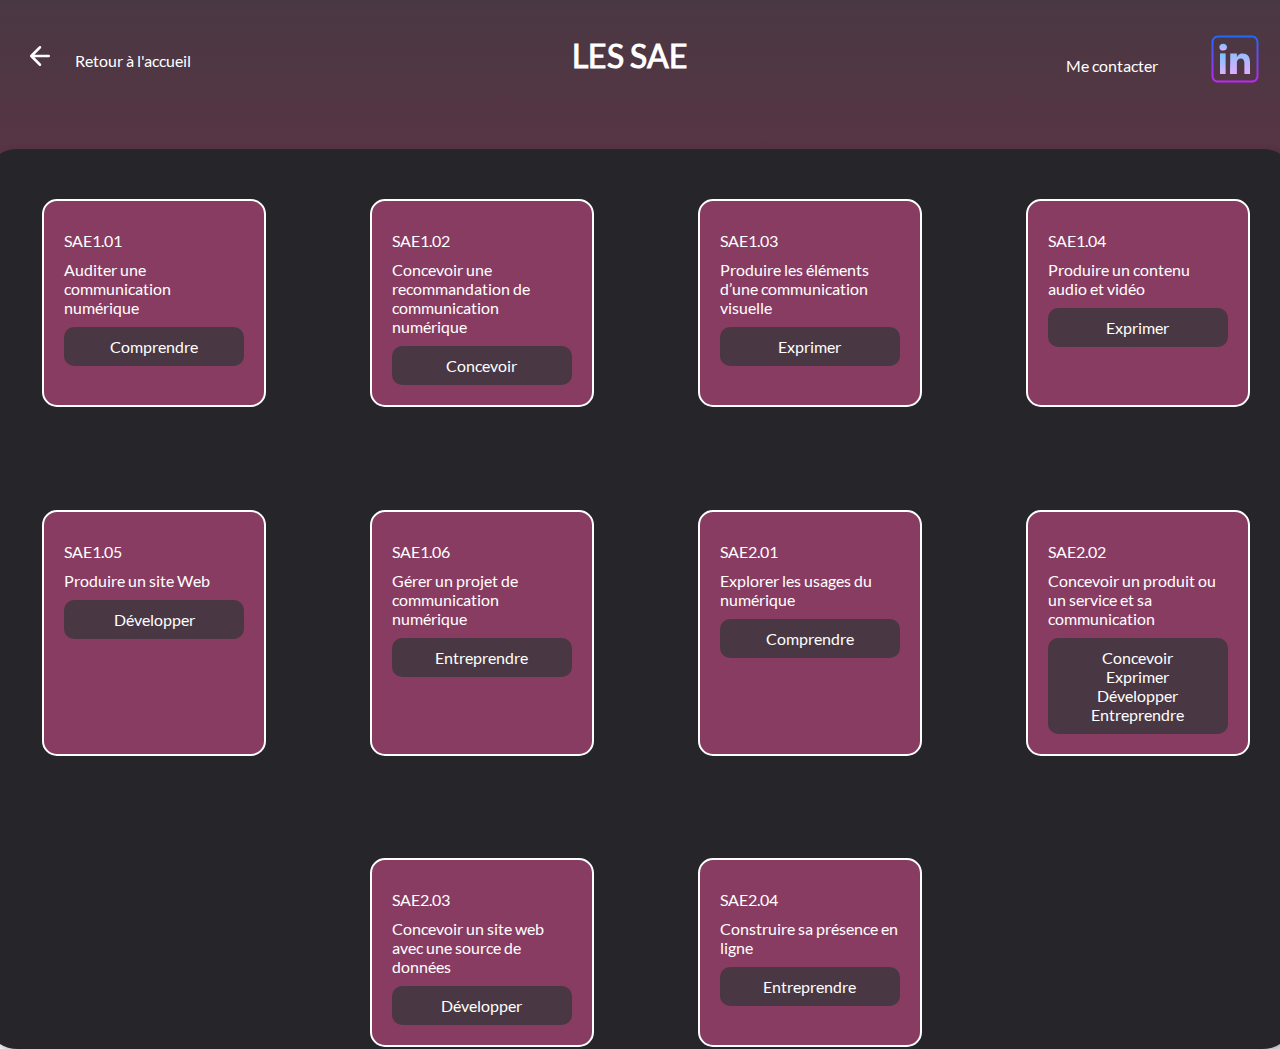
<file: page/SAE.html>
<!DOCTYPE html>
<html lang="en">

<head>
    <meta charset="UTF-8">
    <meta name="viewport" content="width=device-width, initial-scale=1.0">
    <title>SAE</title>
    <link rel="stylesheet" href="../style/sae.css">
</head>

<body>

    <header>
        <a href="../index.html" class="retour">
            <svg xmlns="http://www.w3.org/2000/svg" width="30" height="30" viewBox="0 0 24 24" fill="none"
                stroke-width="2" stroke-linecap="round" stroke-linejoin="round" class="arrow">
                <path d="M19 12H6M12 5l-7 7 7 7" />
            </svg>
            <div class="a-accueil">Retour à l'accueil</div>
        </a>
        <h1>LES SAE</h1>
        <div class="linkedin">
            <div>
                <a href="mailto:axelbernier330@gmail.com?subject=HTML link">Me contacter</a>
            </div>

            <!--Contient Le logo Linkedin allant sur mon profil-->
            <a href="https://www.linkedin.com/in/axel-bernier-94533b328/" class="linkedinprofil" target="_blank">
                <svg xmlns="http://www.w3.org/2000/svg" x="0px" y="0px" width="60" height="60" viewBox="0 0 64 64">
                    <linearGradient id="SUJNhpmDQDF27Y3OfwgfYa_44019_gr1" x1="19" x2="19" y1="24.858" y2="49.041"
                        gradientUnits="userSpaceOnUse" spreadMethod="reflect">
                        <stop offset="0" stop-color="#6dc7ff"></stop>
                        <stop offset="1" stop-color="#e6abff"></stop>
                    </linearGradient>
                    <path fill="url(#SUJNhpmDQDF27Y3OfwgfYa_44019_gr1)" fill-rule="evenodd"
                        d="M22 48L22 26 16 26 16 48 22 48z" clip-rule="evenodd"></path>
                    <linearGradient id="SUJNhpmDQDF27Y3OfwgfYb_44019_gr2" x1="19.382" x2="19.382" y1="15.423"
                        y2="23.341" gradientUnits="userSpaceOnUse" spreadMethod="reflect">
                        <stop offset="0" stop-color="#6dc7ff"></stop>
                        <stop offset="1" stop-color="#e6abff"></stop>
                    </linearGradient>
                    <path fill="url(#SUJNhpmDQDF27Y3OfwgfYb_44019_gr2)" fill-rule="evenodd"
                        d="M19.358,23c2.512,0,4.076-1.474,4.076-3.554 c-0.047-2.126-1.564-3.649-4.028-3.649c-2.465,0-4.076,1.475-4.076,3.601c0,2.08,1.563,3.602,3.981,3.602H19.358L19.358,23z"
                        clip-rule="evenodd"></path>
                    <linearGradient id="SUJNhpmDQDF27Y3OfwgfYc_44019_gr3" x1="37.386" x2="37.386" y1="14.125"
                        y2="49.525" gradientUnits="userSpaceOnUse" spreadMethod="reflect">
                        <stop offset="0" stop-color="#6dc7ff"></stop>
                        <stop offset="1" stop-color="#e6abff"></stop>
                    </linearGradient>
                    <path fill="url(#SUJNhpmDQDF27Y3OfwgfYc_44019_gr3)" fill-rule="evenodd"
                        d="M26.946,48H34V35.911c0-0.648,0.122-1.295,0.313-1.758 c0.52-1.295,1.877-2.635,3.867-2.635c2.607,0,3.821,1.988,3.821,4.901V48h6V35.588c0-6.657-3.085-9.498-7.826-9.498 c-3.886,0-5.124,1.91-6.072,3.91H34v-4h-7.054c0.095,2-0.175,22-0.175,22H26.946z"
                        clip-rule="evenodd"></path>
                    <linearGradient id="SUJNhpmDQDF27Y3OfwgfYd_44019_gr4" x1="32" x2="32" y1="6.5" y2="57.5"
                        gradientUnits="userSpaceOnUse" spreadMethod="reflect">
                        <stop offset="0" stop-color="#1a6dff"></stop>
                        <stop offset="1" stop-color="#c822ff"></stop>
                    </linearGradient>
                    <path fill="url(#SUJNhpmDQDF27Y3OfwgfYd_44019_gr4)"
                        d="M50,57H14c-3.859,0-7-3.141-7-7V14c0-3.859,3.141-7,7-7h36c3.859,0,7,3.141,7,7v36 C57,53.859,53.859,57,50,57z M14,9c-2.757,0-5,2.243-5,5v36c0,2.757,2.243,5,5,5h36c2.757,0,5-2.243,5-5V14c0-2.757-2.243-5-5-5H14z">
                    </path>
                </svg>
            </a>

        </div>
    </header>

    <div class="flex-home">
        <div class="home">


            <main> <!--Contient les différentes SAE-->

            </main>
        </div>
    </div>

    <script src="../js/dataSAE.js"></script>
    <script src="../js/SAE.js"></script>
</body>

</html>
</file>
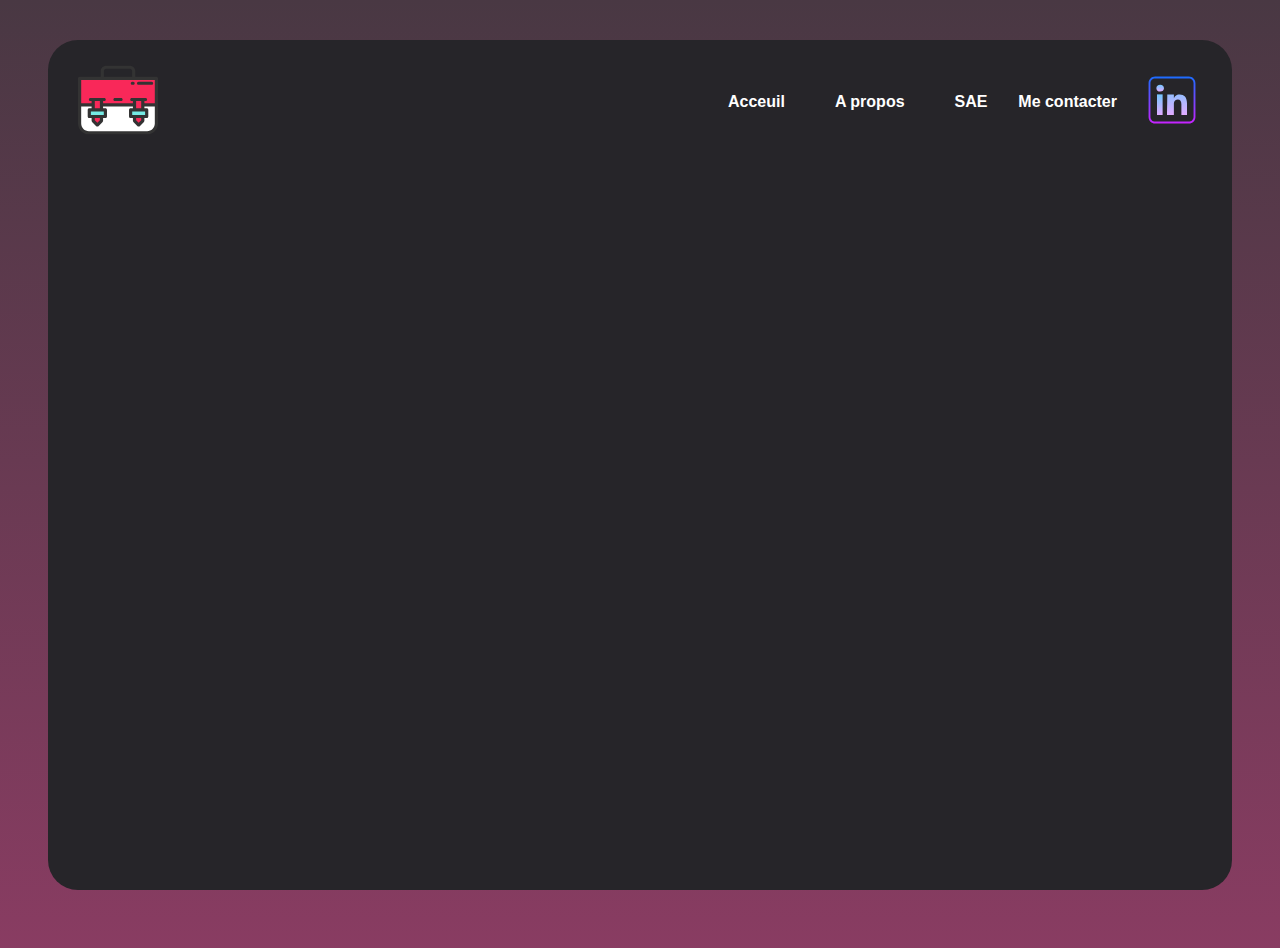
<file: page/A propos/apropos.html>
<!DOCTYPE html>
<html lang="en">

<head>
    <meta charset="UTF-8">
    <meta name="viewport" content="width=device-width, initial-scale=1.0">
    <title>A propos</title>
    <link rel="stylesheet" href="./style/apropos.css">
</head>

<body>
    <div class="home">
        <header>
            <div class="logo">
                <svg version="1.1" id="Layer_1" xmlns="http://www.w3.org/2000/svg"
                    xmlns:xlink="http://www.w3.org/1999/xlink" viewBox="0 0 512 512" xml:space="preserve"
                    fill="#000000">
                    <g id="SVGRepo_bgCarrier" stroke-width="0"></g>
                    <g id="SVGRepo_tracerCarrier" stroke-linecap="round" stroke-linejoin="round"></g>
                    <g id="SVGRepo_iconCarrier">
                        <rect x="10.199" y="117.607" style="fill:#F92859;" width="491.602" height="169.378"></rect>
                        <path style="fill:#FFFFFF;"
                            d="M501.801,286.983H10.199v119.217c0,32.835,26.618,59.453,59.453,59.453h372.695 c32.835,0,59.453-26.618,59.453-59.453L501.801,286.983L501.801,286.983z">
                        </path>
                        <polygon style="fill:#F92859;"
                            points="150.335,389.439 123.805,416.081 97.274,389.439 97.274,252.902 150.335,252.902 ">
                        </polygon>
                        <rect x="72.298" y="319.5" style="fill:#75EBE5;" width="103.012" height="42.153"></rect>
                        <polygon style="fill:#F92859;"
                            points="414.726,389.439 388.196,416.081 361.665,389.439 361.665,252.902 414.726,252.902 ">
                        </polygon>
                        <rect x="336.686" y="319.5" style="fill:#75EBE5;" width="103.012" height="42.153"></rect>
                        <g>
                            <path style="fill:#333333;"
                                d="M512,117.608c0-5.632-4.566-10.199-10.199-10.199H366.619V70.633 c0-19.015-15.47-34.486-34.486-34.486H179.868c-19.015,0-34.486,15.47-34.486,34.486v36.776H10.199 C4.566,107.409,0,111.976,0,117.608v288.593c0,38.406,31.246,69.652,69.652,69.652h372.695c38.406,0,69.652-31.246,69.652-69.652 L512,117.608L512,117.608z M165.781,70.633c0-7.767,6.319-14.087,14.087-14.087h152.265c7.768,0,14.087,6.319,14.087,14.087v36.776 H165.781V70.633z M79.79,242.702c-5.633,0-10.199,4.567-10.199,10.199s4.566,10.199,10.199,10.199h7.284v13.683H20.398V127.807 h471.203v148.977h-66.676v-13.683h7.284c5.633,0,10.199-4.567,10.199-10.199s-4.566-10.199-10.199-10.199h-88.028 c-5.633,0-10.199,4.567-10.199,10.199s4.566,10.199,10.199,10.199h7.284v13.683H160.534v-13.683h7.284 c5.633,0,10.199-4.567,10.199-10.199s-4.566-10.199-10.199-10.199L79.79,242.702L79.79,242.702z M371.864,371.857h32.663v13.37 l-16.331,16.399l-16.332-16.399V371.857z M346.887,351.458v-21.754h82.616v21.754H346.887z M371.864,309.306v-46.205h32.663v46.205 H371.864z M107.473,371.857h32.663v13.37l-16.332,16.399l-16.332-16.399v-13.37H107.473z M82.497,351.458v-21.754h82.616v21.754 H82.497z M107.473,309.306v-46.205h32.663v46.205H107.473z M442.348,455.455H69.652c-27.158,0-49.254-22.096-49.254-49.254V297.182 h66.676v12.124H72.298c-5.633,0-10.199,4.567-10.199,10.199v42.152c0,5.632,4.566,10.199,10.199,10.199h14.777v17.582 c0,2.698,1.069,5.286,2.972,7.198l26.531,26.641c1.914,1.922,4.515,3.002,7.227,3.002c2.712,0,5.313-1.081,7.227-3.002 l26.531-26.641c1.903-1.911,2.972-4.5,2.972-7.198v-17.582h14.777c5.633,0,10.199-4.567,10.199-10.199v-42.152 c0-5.632-4.566-10.199-10.199-10.199h-14.777v-12.124h190.931v12.124h-14.778c-5.633,0-10.199,4.567-10.199,10.199v42.152 c0,5.632,4.566,10.199,10.199,10.199h14.778v17.582c0,2.698,1.069,5.286,2.972,7.198l26.531,26.641 c1.914,1.922,4.515,3.002,7.227,3.002c2.713,0,5.313-1.081,7.227-3.002l26.53-26.641c1.903-1.911,2.972-4.5,2.972-7.198v-17.582 h14.778c5.633,0,10.199-4.567,10.199-10.199v-42.152c0-5.632-4.566-10.199-10.199-10.199h-14.778v-12.124h66.675v109.018 C491.602,433.359,469.506,455.455,442.348,455.455z">
                            </path>
                            <path style="fill:#333333;"
                                d="M236.514,263.101h38.971c5.633,0,10.199-4.567,10.199-10.199s-4.566-10.199-10.199-10.199h-38.971 c-5.633,0-10.199,4.567-10.199,10.199S230.881,263.101,236.514,263.101z">
                            </path>
                            <path style="fill:#333333;"
                                d="M347.657,159.108h5.1c5.633,0,10.199-4.567,10.199-10.199s-4.566-10.199-10.199-10.199h-5.1 c-5.633,0-10.199,4.567-10.199,10.199S342.024,159.108,347.657,159.108z">
                            </path>
                            <path style="fill:#333333;"
                                d="M387.434,159.108h83.633c5.633,0,10.199-4.567,10.199-10.199s-4.566-10.199-10.199-10.199h-83.633 c-5.633,0-10.199,4.567-10.199,10.199S381.801,159.108,387.434,159.108z">
                            </path>
                        </g>
                    </g>
                </svg>
            </div>

            <div class="centre">
                <div class="center">
                    <a href="../../index.html">Acceuil</a>
                </div>
                <div class="center">
                    <a href="apropos.html">A propos</a>
                </div>
                <div class="center">
                    <a href="../SAE/SAE.html">SAE</a>
                </div>
            </div>

            <div class="linkedin">
                <div>
                    <a href="mailto:axelbernier330@gmail.com?subject=HTML link">Me contacter</a>
                </div>
                <a href="https://www.linkedin.com/in/axel-bernier-94533b328/" class="linkedinprofil" target="_blank">
                    <svg xmlns="http://www.w3.org/2000/svg" x="0px" y="0px" width="60" height="60" viewBox="0 0 64 64">
                        <linearGradient id="SUJNhpmDQDF27Y3OfwgfYa_44019_gr1" x1="19" x2="19" y1="24.858" y2="49.041"
                            gradientUnits="userSpaceOnUse" spreadMethod="reflect">
                            <stop offset="0" stop-color="#6dc7ff"></stop>
                            <stop offset="1" stop-color="#e6abff"></stop>
                        </linearGradient>
                        <path fill="url(#SUJNhpmDQDF27Y3OfwgfYa_44019_gr1)" fill-rule="evenodd"
                            d="M22 48L22 26 16 26 16 48 22 48z" clip-rule="evenodd"></path>
                        <linearGradient id="SUJNhpmDQDF27Y3OfwgfYb_44019_gr2" x1="19.382" x2="19.382" y1="15.423"
                            y2="23.341" gradientUnits="userSpaceOnUse" spreadMethod="reflect">
                            <stop offset="0" stop-color="#6dc7ff"></stop>
                            <stop offset="1" stop-color="#e6abff"></stop>
                        </linearGradient>
                        <path fill="url(#SUJNhpmDQDF27Y3OfwgfYb_44019_gr2)" fill-rule="evenodd"
                            d="M19.358,23c2.512,0,4.076-1.474,4.076-3.554 c-0.047-2.126-1.564-3.649-4.028-3.649c-2.465,0-4.076,1.475-4.076,3.601c0,2.08,1.563,3.602,3.981,3.602H19.358L19.358,23z"
                            clip-rule="evenodd"></path>
                        <linearGradient id="SUJNhpmDQDF27Y3OfwgfYc_44019_gr3" x1="37.386" x2="37.386" y1="14.125"
                            y2="49.525" gradientUnits="userSpaceOnUse" spreadMethod="reflect">
                            <stop offset="0" stop-color="#6dc7ff"></stop>
                            <stop offset="1" stop-color="#e6abff"></stop>
                        </linearGradient>
                        <path fill="url(#SUJNhpmDQDF27Y3OfwgfYc_44019_gr3)" fill-rule="evenodd"
                            d="M26.946,48H34V35.911c0-0.648,0.122-1.295,0.313-1.758 c0.52-1.295,1.877-2.635,3.867-2.635c2.607,0,3.821,1.988,3.821,4.901V48h6V35.588c0-6.657-3.085-9.498-7.826-9.498 c-3.886,0-5.124,1.91-6.072,3.91H34v-4h-7.054c0.095,2-0.175,22-0.175,22H26.946z"
                            clip-rule="evenodd"></path>
                        <linearGradient id="SUJNhpmDQDF27Y3OfwgfYd_44019_gr4" x1="32" x2="32" y1="6.5" y2="57.5"
                            gradientUnits="userSpaceOnUse" spreadMethod="reflect">
                            <stop offset="0" stop-color="#1a6dff"></stop>
                            <stop offset="1" stop-color="#c822ff"></stop>
                        </linearGradient>
                        <path fill="url(#SUJNhpmDQDF27Y3OfwgfYd_44019_gr4)"
                            d="M50,57H14c-3.859,0-7-3.141-7-7V14c0-3.859,3.141-7,7-7h36c3.859,0,7,3.141,7,7v36 C57,53.859,53.859,57,50,57z M14,9c-2.757,0-5,2.243-5,5v36c0,2.757,2.243,5,5,5h36c2.757,0,5-2.243,5-5V14c0-2.757-2.243-5-5-5H14z">
                        </path>
                    </svg>
                </a>
            </div>
        </header>
    </div>
</body>

</html>
</file>
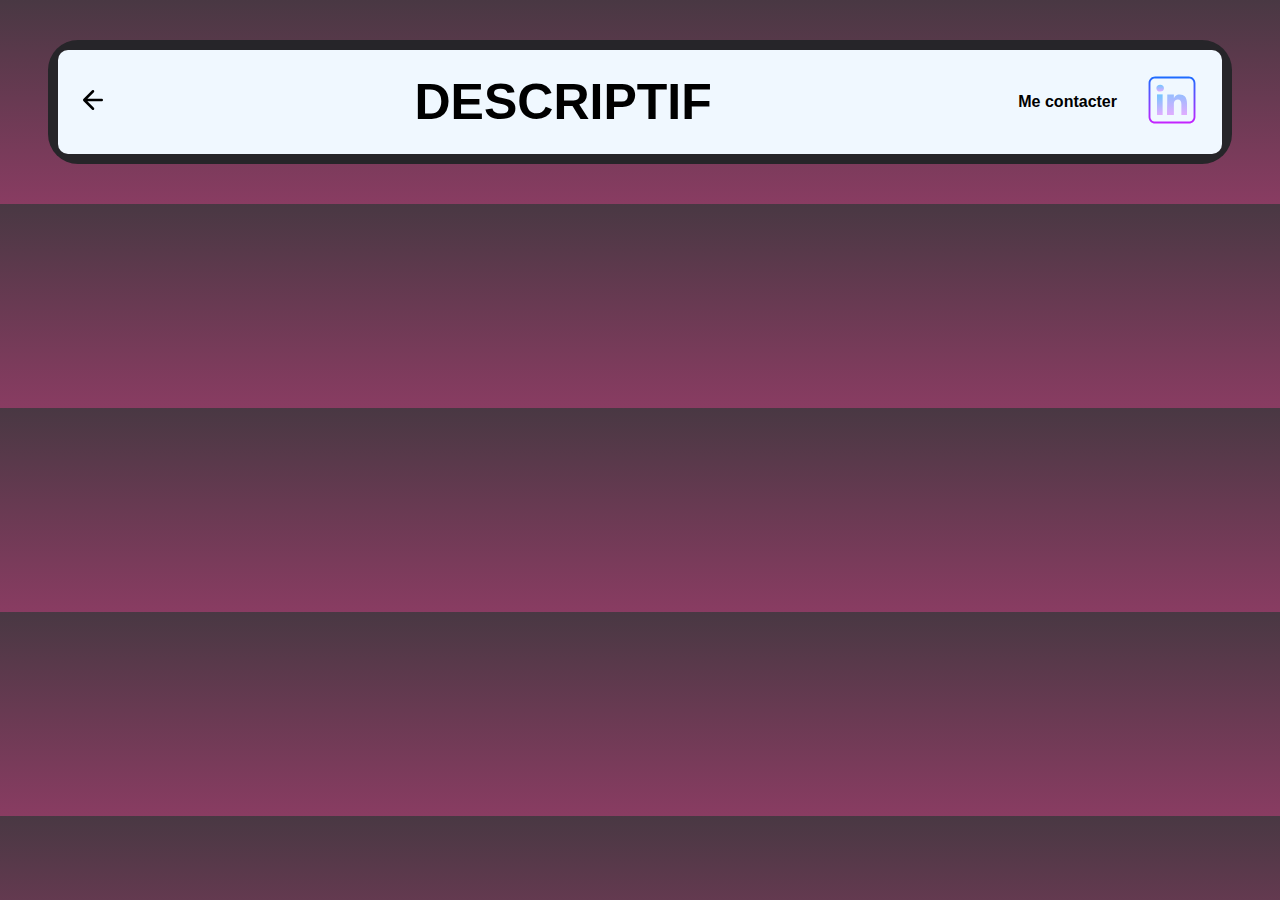
<file: page/DescriptifSAE/descriptif.html>
<!DOCTYPE html>
<html lang="en">
<head>
    <meta charset="UTF-8">
    <meta name="viewport" content="width=device-width, initial-scale=1.0">
    <title>Descriptif des SAE</title>
    <link rel="stylesheet" href="./descriptif.css">
</head>
<body>
    <div class="home">
        <header>
            <a href="../SAE/SAE.html">
                <svg xmlns="http://www.w3.org/2000/svg" width="30" height="30" viewBox="0 0 24 24" fill="none"
                    stroke-width="2" stroke-linecap="round" stroke-linejoin="round" class="arrow">
                    <path d="M19 12H6M12 5l-7 7 7 7" />
                </svg>
            </a>
            <div class="titre">DESCRIPTIF</div>

            <div class="linkedin">
                <div>
                    <a href="mailto:axelbernier330@gmail.com?subject=HTML link">Me contacter</a>
                </div>

                <!--Contient Le logo Linkedin allant sur mon profil-->
                <a href="https://www.linkedin.com/in/axel-bernier-94533b328/" class="linkedinprofil" target="_blank">
                    <svg xmlns="http://www.w3.org/2000/svg" x="0px" y="0px" width="60" height="60" viewBox="0 0 64 64">
                        <linearGradient id="SUJNhpmDQDF27Y3OfwgfYa_44019_gr1" x1="19" x2="19" y1="24.858" y2="49.041"
                            gradientUnits="userSpaceOnUse" spreadMethod="reflect">
                            <stop offset="0" stop-color="#6dc7ff"></stop>
                            <stop offset="1" stop-color="#e6abff"></stop>
                        </linearGradient>
                        <path fill="url(#SUJNhpmDQDF27Y3OfwgfYa_44019_gr1)" fill-rule="evenodd"
                            d="M22 48L22 26 16 26 16 48 22 48z" clip-rule="evenodd"></path>
                        <linearGradient id="SUJNhpmDQDF27Y3OfwgfYb_44019_gr2" x1="19.382" x2="19.382" y1="15.423"
                            y2="23.341" gradientUnits="userSpaceOnUse" spreadMethod="reflect">
                            <stop offset="0" stop-color="#6dc7ff"></stop>
                            <stop offset="1" stop-color="#e6abff"></stop>
                        </linearGradient>
                        <path fill="url(#SUJNhpmDQDF27Y3OfwgfYb_44019_gr2)" fill-rule="evenodd"
                            d="M19.358,23c2.512,0,4.076-1.474,4.076-3.554 c-0.047-2.126-1.564-3.649-4.028-3.649c-2.465,0-4.076,1.475-4.076,3.601c0,2.08,1.563,3.602,3.981,3.602H19.358L19.358,23z"
                            clip-rule="evenodd"></path>
                        <linearGradient id="SUJNhpmDQDF27Y3OfwgfYc_44019_gr3" x1="37.386" x2="37.386" y1="14.125"
                            y2="49.525" gradientUnits="userSpaceOnUse" spreadMethod="reflect">
                            <stop offset="0" stop-color="#6dc7ff"></stop>
                            <stop offset="1" stop-color="#e6abff"></stop>
                        </linearGradient>
                        <path fill="url(#SUJNhpmDQDF27Y3OfwgfYc_44019_gr3)" fill-rule="evenodd"
                            d="M26.946,48H34V35.911c0-0.648,0.122-1.295,0.313-1.758 c0.52-1.295,1.877-2.635,3.867-2.635c2.607,0,3.821,1.988,3.821,4.901V48h6V35.588c0-6.657-3.085-9.498-7.826-9.498 c-3.886,0-5.124,1.91-6.072,3.91H34v-4h-7.054c0.095,2-0.175,22-0.175,22H26.946z"
                            clip-rule="evenodd"></path>
                        <linearGradient id="SUJNhpmDQDF27Y3OfwgfYd_44019_gr4" x1="32" x2="32" y1="6.5" y2="57.5"
                            gradientUnits="userSpaceOnUse" spreadMethod="reflect">
                            <stop offset="0" stop-color="#1a6dff"></stop>
                            <stop offset="1" stop-color="#c822ff"></stop>
                        </linearGradient>
                        <path fill="url(#SUJNhpmDQDF27Y3OfwgfYd_44019_gr4)"
                            d="M50,57H14c-3.859,0-7-3.141-7-7V14c0-3.859,3.141-7,7-7h36c3.859,0,7,3.141,7,7v36 C57,53.859,53.859,57,50,57z M14,9c-2.757,0-5,2.243-5,5v36c0,2.757,2.243,5,5,5h36c2.757,0,5-2.243,5-5V14c0-2.757-2.243-5-5-5H14z">
                        </path>
                    </svg>
                </a>

            </div>
        </header>
    <main>


    </main>
</body>
<script src="../SAE/js/dataSAE.js"></script>
<script src="./descriptif.js"></script>
</html>
</file>
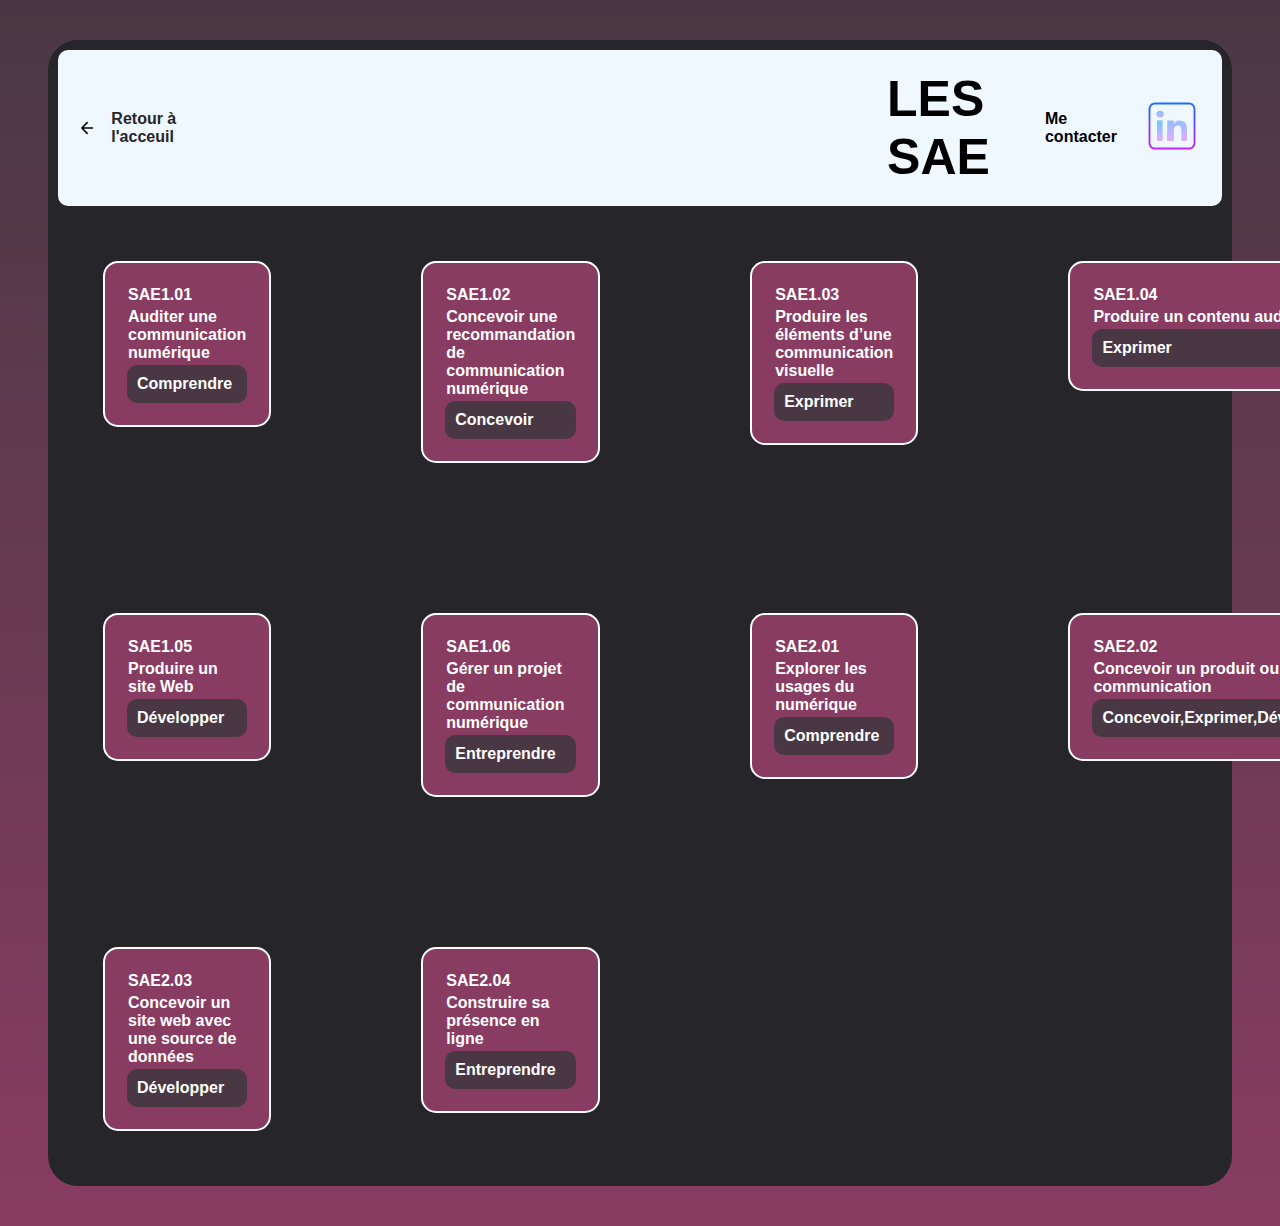
<file: page/SAE/SAE.html>
<!DOCTYPE html>
<html lang="en">

<head>
    <meta charset="UTF-8">
    <meta name="viewport" content="width=device-width, initial-scale=1.0">
    <title>SAE</title>
    <link rel="stylesheet" href="style/sae.css">
</head>

<body>
    <div class="home">
        <header>
            <a href="../../index.html" class="retoura">
                <svg xmlns="http://www.w3.org/2000/svg" width="30" height="30" viewBox="0 0 24 24" fill="none"
                    stroke-width="2" stroke-linecap="round" stroke-linejoin="round" class="arrow">
                    <path d="M19 12H6M12 5l-7 7 7 7" />
                </svg>
                <div class="arrow">Retour à l'acceuil</div>
            </a>
            <div class="titre">LES SAE</div>

            <div class="linkedin">
                <div>
                    <a href="mailto:axelbernier330@gmail.com?subject=HTML link">Me contacter</a>
                </div>

                <!--Contient Le logo Linkedin allant sur mon profil-->
                <a href="https://www.linkedin.com/in/axel-bernier-94533b328/" class="linkedinprofil" target="_blank">
                    <svg xmlns="http://www.w3.org/2000/svg" x="0px" y="0px" width="60" height="60" viewBox="0 0 64 64">
                        <linearGradient id="SUJNhpmDQDF27Y3OfwgfYa_44019_gr1" x1="19" x2="19" y1="24.858" y2="49.041"
                            gradientUnits="userSpaceOnUse" spreadMethod="reflect">
                            <stop offset="0" stop-color="#6dc7ff"></stop>
                            <stop offset="1" stop-color="#e6abff"></stop>
                        </linearGradient>
                        <path fill="url(#SUJNhpmDQDF27Y3OfwgfYa_44019_gr1)" fill-rule="evenodd"
                            d="M22 48L22 26 16 26 16 48 22 48z" clip-rule="evenodd"></path>
                        <linearGradient id="SUJNhpmDQDF27Y3OfwgfYb_44019_gr2" x1="19.382" x2="19.382" y1="15.423"
                            y2="23.341" gradientUnits="userSpaceOnUse" spreadMethod="reflect">
                            <stop offset="0" stop-color="#6dc7ff"></stop>
                            <stop offset="1" stop-color="#e6abff"></stop>
                        </linearGradient>
                        <path fill="url(#SUJNhpmDQDF27Y3OfwgfYb_44019_gr2)" fill-rule="evenodd"
                            d="M19.358,23c2.512,0,4.076-1.474,4.076-3.554 c-0.047-2.126-1.564-3.649-4.028-3.649c-2.465,0-4.076,1.475-4.076,3.601c0,2.08,1.563,3.602,3.981,3.602H19.358L19.358,23z"
                            clip-rule="evenodd"></path>
                        <linearGradient id="SUJNhpmDQDF27Y3OfwgfYc_44019_gr3" x1="37.386" x2="37.386" y1="14.125"
                            y2="49.525" gradientUnits="userSpaceOnUse" spreadMethod="reflect">
                            <stop offset="0" stop-color="#6dc7ff"></stop>
                            <stop offset="1" stop-color="#e6abff"></stop>
                        </linearGradient>
                        <path fill="url(#SUJNhpmDQDF27Y3OfwgfYc_44019_gr3)" fill-rule="evenodd"
                            d="M26.946,48H34V35.911c0-0.648,0.122-1.295,0.313-1.758 c0.52-1.295,1.877-2.635,3.867-2.635c2.607,0,3.821,1.988,3.821,4.901V48h6V35.588c0-6.657-3.085-9.498-7.826-9.498 c-3.886,0-5.124,1.91-6.072,3.91H34v-4h-7.054c0.095,2-0.175,22-0.175,22H26.946z"
                            clip-rule="evenodd"></path>
                        <linearGradient id="SUJNhpmDQDF27Y3OfwgfYd_44019_gr4" x1="32" x2="32" y1="6.5" y2="57.5"
                            gradientUnits="userSpaceOnUse" spreadMethod="reflect">
                            <stop offset="0" stop-color="#1a6dff"></stop>
                            <stop offset="1" stop-color="#c822ff"></stop>
                        </linearGradient>
                        <path fill="url(#SUJNhpmDQDF27Y3OfwgfYd_44019_gr4)"
                            d="M50,57H14c-3.859,0-7-3.141-7-7V14c0-3.859,3.141-7,7-7h36c3.859,0,7,3.141,7,7v36 C57,53.859,53.859,57,50,57z M14,9c-2.757,0-5,2.243-5,5v36c0,2.757,2.243,5,5,5h36c2.757,0,5-2.243,5-5V14c0-2.757-2.243-5-5-5H14z">
                        </path>
                    </svg>
                </a>

            </div>
        </header>

        <main> <!--Contient les différentes SAE-->

        </main>
    </div>
</body>
<script src="./js/dataSAE.js"></script>
<script src="./js/SAE.js"></script>

</html>
</file>
<file: style/style.css>
@font-face {
   font-family: "Lato";
   src: url("/fonts/Lato-Regular.ttf") format("truetype");
}

body {
   height: 100%;
   margin: 0;
   padding: 0;
   background: linear-gradient(to bottom, #493843, #752e47, #893c62);
   background-attachment: fixed;
   /* Fond fixe */
   background-size: cover;
   /* Remplit tout l'écran */
   font-family: "Lato";
   font-size: 1rem;
   font-size: large;
   padding: 2%;
   font-weight: 200;
   color: white;
   margin: 0;
   padding: 0;
}

@keyframes gradient-animation {
   0% {
      background-position: 0% 50%;
   }

   100% {
      background-position: 100% 50%;
   }
}

/*Barre de navigation*/
header {
   display: flex;
   align-items: center;
   justify-content: space-between;
   padding: 1.25em;
   margin: 0.625em;
   gap: 1.25em;
}

.logo {
   width: 5em;
}

.sae {
   font-size: larger;
}

/* contient les liens relatifs de navigation*/
.nav {
   display: flex;
   gap: 3.125em;
}

.linkedin {
   display: flex;
   align-items: center;
   gap: 1.563em;

}

.linkedin>div:first-child>a {
   text-decoration: none;
   color: white;
}

.linkedin>div:first-child {
   padding: 0.438em;
   border-radius: 0.625em;
}

.linkedin>div:first-child:hover {
   background-color: #893c62;
   transform: scale(1.2);
   transition-duration: 0.2s;
}

.div-nav>a {
   text-decoration: none;
   color: white;
   padding: 0.625em;
}

.div-nav:hover {
   transform: scale(1.2);
   transition-duration: 0.2s;
   text-decoration-line: overline;
}

.info {
   position: absolute;
   top: 20%;
   background-color: #3b3c40;
   color: lightgrey;
   margin-left: 1.875em;
   width: 30%;
   border-radius: 1.25em;
   padding: 0.938em;
   box-shadow: 0.625em 0.625em 0.938em rgba(0, 0.3, 0, 0.3);
}

.présentation {
   position: relative;
   margin-top: 3.125em;
   font-weight: lighter;
}

p {
   position: relative;
}

.first-button {
   display: flex;
   align-items: center;
   gap: 0.938em;
}

.first-button>svg {
   margin-top: 20px;
}

.flex-crea {
   position: relative;
   right: 5em;
   display: flex;
   justify-content: end;
   margin: 1em;
}

html {
   scroll-behavior: smooth;
}

.flex-crea>a {
   background-color: #893c62;
   text-decoration: none;
   color: white;
   padding: 1em;
   border-radius: 0.625em;
   transition: box-shadow 0.3s ease;
}

.flex-crea>a:hover {
   transform: scale(1.1);
   transition-duration: 0.2s;
   box-shadow: 0 0 0.625em #893c62, 0 0 1.25em #893c62;

}

.main-svg {
   position: relative;
}

img {
   width: 100%;
}

.content-image {
   display: flex;
   justify-content: end;
   align-items: center;
   margin-top: 1em;
}

.element-image {
   display: flex;
   justify-content: end;
   margin: 1.3em;
}

.welcome {
   height: 18.75em;
   width: 21.875em;
   margin-top: 4em;
}


.cube {
   height: 19.375em;
   width: 21.25em;
}

.bouton-sae {
   position: absolute;
   top: 80%;
   left: 45%;
   display: flex;
   align-items: center;
   justify-content: center;
   background-color: #3b3c40;
   border-radius: 2.5em;
   padding: 1em;
   width: 12.5em;
   height: 2.313em;
}

.div-bouton {
   display: flex;
   align-items: end;
}

.div-bouton>a {
   display: flex;
   justify-content: center;
   align-items: center;
   text-decoration: none;
   color: white;
   padding: 3.2em;
}



.bouton-sae:hover {
   background-color: #493843;
   transform: scale(1.2);
   transition-duration: 0.3s;
   border: 1px solid;
   box-shadow: 0.625em 0.625em 0.938em rgba(0.2, 0, 0, 0.3);
}


.titre>img {
   width: 100%;
}

.profil {
   width: 6.25em;
}

.profil>img {
   border-radius: 0.938em;
}

.flex {
   display: flex;
   gap: 1.875em;
   align-items: center;
}

footer {
   position: absolute;
   top: 90em;
   left: 5em;
   display: inline-flex;
   justify-content: center;
   align-items: end;

}

.projet {
   display: flex;
   justify-content: center;
   align-items: center;
   margin: 2em;
   background-color: #3b3c40;
   width: auto;
   border-radius: 1.25em;
   padding: 1.875em;
   box-shadow: 0.625em 0.625em 0.938em rgba(0.2, 0, 0, 0.3);
}

.cercle {
   display: flex;
   justify-content: center;
   align-items: center;
   font-size: larger;
   border-radius: 50%;
   background-image: linear-gradient(#493843, #893c62);
   width: 12.5em;
   height: 12.5em;
}

.yt-video {
   position: relative;
   display: flex;
   gap: 3.125em;
   margin-top: 1.875em;
   padding: 1.875em;
   margin-left: 1.875em;
}


@media (max-width: 768px) {

   /*Pour rendre image, vidéos, éléments responsive aux écran aillant une taille maximum de 768px*/
   header {
      flex-direction: column;
      text-align: center;
   }

   .nav {
      flex-direction: column;
      gap: 10px;
   }

   .info {
      width: 90%;
   }

   .content-image {
      width: 80%;
   }

   .yt-video {
      flex-direction: column;
   }
}
</file>
<file: style/apropos.css>
@font-face{
   font-family: "Lato";
   src: url("/fonts/Lato-Regular.ttf") format("truetype");
}


body {
   min-height: 120vh;
    background: linear-gradient(to bottom, #493843, #893c62);
    font-family: "Lato";
    font-weight: bolder;
    color: white;
 }
 
 .home {
    background-color: #262529;
    height: 850px;
    margin: 40px;
    border-radius: 30px;
 
 }
 
 .home>header {
    display: flex;
    align-items: center;
    justify-content: space-between;
    padding: 20px;
    margin: 10px;
    gap: 20px;
 }
 .logo{
   width: 80px;
}
 
 .linkedin {
    display: flex;
    align-items: center;
    gap: 25px;
 
 }
 
 .linkedin>div:first-child>a{
    text-decoration: none;
    color: white;
 }
 
 .centre {
    display: flex;
    gap: 50px;
 }
 
 
 .div-centre>a {
    text-decoration: none;
    color: white;
 }
</file>
<file: style/descriptif.css>
@font-face {
   font-family: "Lato";
   src: url("/fonts/Lato-Regular.ttf") format("truetype");
}


body {
   height: 100%;
   margin: 0;
   padding: 0;
   background: linear-gradient(to bottom, #493843, #752e47, #893c62);
   background-attachment: fixed; /* Fond fixe */
   background-size: cover;/* Remplit tout l'écran */
   font-family: 'Lato';
   font-size: larger;
   font-weight: 200;
   font-size: 1rem;
   padding: 2%;
   color: white;
}

header {
   display: flex;
   align-items: center;
   justify-content: space-between;
   border-radius: 10px;
   color: white;
   padding: 0.625em;
   margin: 0.313em;
   gap: 1.25em;
}

.home {
   /* Grande div contenant tout les éléments */
   background-color: #262529;
   margin: 1%;
   border-radius: 2%;
   padding: 5px;
   box-shadow: 0.25em 0.25em 0.625em rgba(0, 0, 0, 0.3);
}

.retour {
   display: flex;
   align-items: center;
   text-decoration: none;
   color: white;
   gap: 1.25em;
   border-radius: 0.625em;
   padding: 0.625em;
}

.arrow {
   stroke: white;
}

.retour:hover {
   background-color: #893c62;
   transform: scale(1.1);
   transition-duration: 0.2s;
}

.linkedin {
   display: flex;
   align-items: center;
   gap: 40px;


}

.linkedin>div:first-child>a {
   text-decoration: none;
   color: white;
}

.linkedin>div:first-child {
   padding: 0.438em;
   border-radius: 0.625em;
}

.linkedin>div:first-child:hover {
   background-color: #893c62;
   transform: scale(1.2);
   transition-duration: 0.2s;
}

h2 {
   display: flex;
   justify-content: center;
}

.titreSAE {
   margin: 20px;
   margin-left: 20px;
   font-size: larger;
}

.compétences {
   background-color: #493843;

   margin: 1.25em;
   margin-left: 1.25em;
   width: fit-content;
   padding: 0.938em;
   border-radius: 0.625em;
}

.flex {
   display: flex;
   justify-content: space-between;
   align-items: center;
}

.description {
   margin: 1.875em;
   background-color: #d2691e;
   padding: 0.625em;
   border-radius: 0.938em;
   width: 50%;

}

.semestre {
   background-color: #893c62;
   color: white;
   height: fit-content;
   width: fit-content;
   margin: 3.125em;
   padding: 1.25em;
   border-radius: 0.6em;
   font-size: large;
}

.flex-2 {
   display: flex;
   justify-content: space-between;
   margin: 3.125em;
}

.AC {
   width: 40%;
}

.AC>.titreac {
   background: #493843;
}

.AC>div {
   padding: 0.938em;
   background-color: #893c62;
   border-radius: 0.625em;
   margin: 0.938em;
}

a {
   text-decoration: none;
}

.div-apr {
   text-decoration: none;
   padding: 0.938em;
   background-color: #893c62;
   border-radius: 0.625em;
   margin: 0.938em;
   color: white;
}

.div-apr:hover {
   transform: scale(1.2);
   transition-duration: 0.3;

}

.AC>div>a {
   text-decoration: none;
   color: white;
}

.ressources {
   width: 30%;
   padding: 0.625em;
}

.ressources>.titreress {
   background: #493843;
}

.ressources>div {
   background-color: #191970;
   border-radius: 0.625em;
   padding: 0.938em;
   margin: 0.938em;

}
</file>
<file: style/portfolio.css>
@font-face {
   font-family: "Lato";
   src: url("/fonts/Lato-Regular.ttf") format("truetype");
}


body {
   height: 100%;
   margin: 0;
   padding: 0;
   background: linear-gradient(to bottom, #493843, #752e47, #893c62);
   background-attachment: fixed;/* Fond fixe */
   background-size: cover;/* Remplit tout l'écran */
   font-family: "Lato";
   font-size: larger;
   font-size: 1rem;
   font-weight: 200;
   color: white;
}

.flex-home{
   display: flex;
   justify-content: center;
}

.home {
   position: absolute;
   min-width: 95%;
   background-color: #262529;
   height: 850px;
   margin: 40px;
   border-radius: 30px;
   box-shadow: 0.25em 0.25em 0.625em rgba(0, 0, 0, 0.3);
}


header {
   position: relative;
   display: flex;
   align-items: center;
   justify-content: space-between;
   padding: 20px;
   margin: 10px;
   gap: 20px;
}

.logo {
   width: 80px;
}

.linkedin {
   display: flex;
   align-items: center;
   gap: 25px;

}

.linkedin>div:first-child>a {
   text-decoration: none;
   color: white;
}

.linkedin>div:first-child {
   padding: 7px;
   border-radius: 10px;
}

.linkedin>div:first-child:hover {
   background-color: #893c62;
   transform: scale(1.2);
   transition-duration: 0.2s;
}

.centre {
   display: flex;
   gap: 50px;
}


.div-centre>a {
   text-decoration: none;
   color: white;
   padding: 10px;
}

.div-centre:hover {
   transform: scale(1.2);
   transition-duration: 0.2s;
   text-decoration-line: overline;
}

h1 {
   display: flex;
   justify-content: center;
   color: #493843;
   animation: color-change 4s infinite ease-in-out;
}

@keyframes color-change {
   0% {
      color: #893c62;
   }

   50% {
      color: #ff5722;
   }

   100% {
      color: #893c62;
   }
}

.flex {
   position: relative;
   display: flex;
   justify-content: space-between;
}

.image {
   width: 30%;
   margin: 30px;
   margin-left: 30px;
}

img {
   width: 100%;
}

.texte {
   display: flex;
   width: 50%;
   margin: 50px;
   margin-top: 100px;
   font-size: xx-large;
}
</file>
<file: style/sae.css>
@font-face {
   font-family: "Lato";
   src: url("/fonts/Lato-Regular.ttf") format("truetype");
}

body {
   height: 100%;
   margin: 0;
   padding: 0;
   background: linear-gradient(to bottom, #493843, #752e47, #893c62);
   background-attachment: fixed; /* Fond fixe */
   background-size: cover; /* Remplit tout l'écran */
   font-family: 'Lato';
   font-size: larger;
   font-size: 1rem;
   margin: 0;
   padding: 0;
   font-weight: 200;
   color: white;
}

.flex-home{
   display: flex;
   justify-content: center;
}

.home {
   /* Grande div contenant tout les éléments */
   height: 100%;
   position: absolute;
   display: flex;
   justify-content: center;
   margin: 2em;
   background-color: #262529;
   border-radius: 2%;
   box-shadow: 0.25em 0.25em 0.625em rgba(0, 0, 0, 0.3);
}

header {
   display: flex;
   align-items: center;
   justify-content: space-between;
   color: white;
   padding: 0.625em;
   margin: 0.313em;

}

.retour {
   display: flex;
   align-items: center;
   text-decoration: none;
   color: white;
   gap: 1.25em;
   border-radius: 0.625em;
   padding: 0.625em;
}

.arrow {
   stroke: white;
}

.retour:hover {
   background-color: #893c62;
   transform: scale(1.1);
   transition-duration: 0.2s;
}

.linkedin {
   display: flex;
   align-items: center;
   gap: 2.5em;


}

.linkedin>div:first-child>a {
   text-decoration: none;
   color: white;
}

.linkedin>div:first-child {
   padding: 0.438em;
   border-radius: 0.625em;
}

.linkedin>div:first-child:hover {
   background-color: #893c62;
   transform: scale(1.2);
   transition-duration: 0.2s;
}

main {
   /* Contient les SAE afficher dynamiquement en grid pour afficher quadrillé*/
   height: 100%;
   position: relative;
   display: grid;
   grid-template-columns: repeat(4, 1fr);
   gap: 0.3%;
}

div {
   margin-top: 0.625em;
}

.lien {
   position: relative;
   background-color: #893c62;
   border: 2px solid white;
   border-radius: 0.938em;
   width: 11.25em;
   height: 14.375;
   padding: 1.25em;
   margin: 3.125em;

}

main>a:nth-child(9) {
   grid-column: 2/3;
}

.lien:hover {
   transform: scale(1.2);
   transition-duration: 0.3s
}

.lien {
   position: relative;
   text-decoration: none;
   color: white;
}


.style {
   background-color: #493843;
   padding: 0.625em;
   border-radius: 0.625em;
}

.spaceSAE {
   display: flex;
   justify-content: center;
   align-items: center;
   margin-top: 0%;

}
</file>
<file: page/A propos/style/apropos.css>
body {
   min-height: 100vh;
    background: linear-gradient(to bottom, #493843, #893c62);
    font-family: 'Lucida Sans', 'Lucida Sans Regular', 'Lucida Grande', 'Lucida Sans Unicode', Geneva, Verdana, sans-serif;
    font-weight: bolder;
    color: white;
 }
 
 .home {
    background-color: #262529;
    height: 850px;
    margin: 40px;
    border-radius: 30px;
 
 }
 
 .home>header {
    display: flex;
    align-items: center;
    padding: 20px;
    margin: 10px;
    gap: 20px;
 }
 .logo{
   width: 80px;
}
 
 .linkedin {
    display: flex;
    align-items: center;
    margin-left: auto;
    gap: 25px;
 
 }
 
 .linkedin>div:first-child>a{
    text-decoration: none;
    color: white;
 }
 
 .centre {
    display: flex;
    margin-left: 550px;
    gap: 50px;
 }
 
 
 .center>a {
    text-decoration: none;
    color: white;
 }
</file>
<file: page/DescriptifSAE/descriptif.css>
body {
    background: linear-gradient(to bottom, #493843, #893c62);
    font-family: 'Lucida Sans', 'Lucida Sans Regular', 'Lucida Grande', 'Lucida Sans Unicode', Geneva, Verdana, sans-serif;
    font-weight: bolder;
    color: white;
 }
 
 .home {
    background-color: #262529;
    max-width: 100%;
    margin: 40px;
    border-radius: 30px;
    padding: 5px;
 
 }
 
 .home>header {
    display: flex;
    align-items: center;
    justify-content: space-between;
    background-color: aliceblue;
    border-radius: 10px;
    color: black;
    padding: 20px;
    margin: 5px;
    gap: 20px;
 }
 
 .arrow{
    stroke: black;
 }
 .arrow:hover{
    stroke: #893c62;
    transform: scale(1.2);
    
 }
 
 .titre {
    font-size: 50px;
 }
 
 .linkedin {
    display: flex;
    align-items: center;
    gap: 25px;
 
 
 }
 
 .linkedin>div:first-child>a {
    text-decoration: none;
    color: black;
 }
</file>
<file: page/SAE/style/sae.css>
body {
   background: linear-gradient(to bottom, #493843, #893c62);
   font-family: 'Lucida Sans', 'Lucida Sans Regular', 'Lucida Grande', 'Lucida Sans Unicode', Geneva, Verdana, sans-serif;
   font-weight: bolder;
   color: white;
}

.home {
   background-color: #262529;
   max-width: 100%;
   margin: 40px;
   border-radius: 30px;
   padding: 5px;

}

.home>header {
   display: flex;
   align-items: center;
   background-color: aliceblue;
   border-radius: 10px;
   color: black;
   padding: 20px;
   margin: 5px;
   gap: 20px;
}

.retoura{
   display: flex;
   align-items: center;
   gap: 15px;
   text-decoration: none;
   color: #262529;
}
.retoura:hover{
   background-color: #493843;
   padding: 5px;
   border-radius: 10px;
   transform: scale(1.1);
}
.arrow{
   stroke: black;
}
.arrow:hover{
   stroke: #893c62;
   
}

.titre {
   margin-left: 75vh;
   font-size: 50px;
}

.linkedin {
   display: flex;
   align-items: center;
   margin-left: auto;
   gap: 25px;


}

.linkedin>div:first-child>a {
   text-decoration: none;
   color: black;
}

main {
   gap: 50px;
   display: grid;
   grid-template-columns: repeat(4, 1fr);

}

.sae {
   display: grid;
   background-color: #893c62;
   border: 2px solid white;
   border-radius: 15px;
   width: auto;
   padding: 20px;
   margin: 50px;

}

.sae:hover{
   transform: scale(1.2);
}
.lien{
   text-decoration: none;
   color: white;
}


.style {
   background-color: #493843;
   padding: 10px;
   border-radius: 10px;
}
</file>
